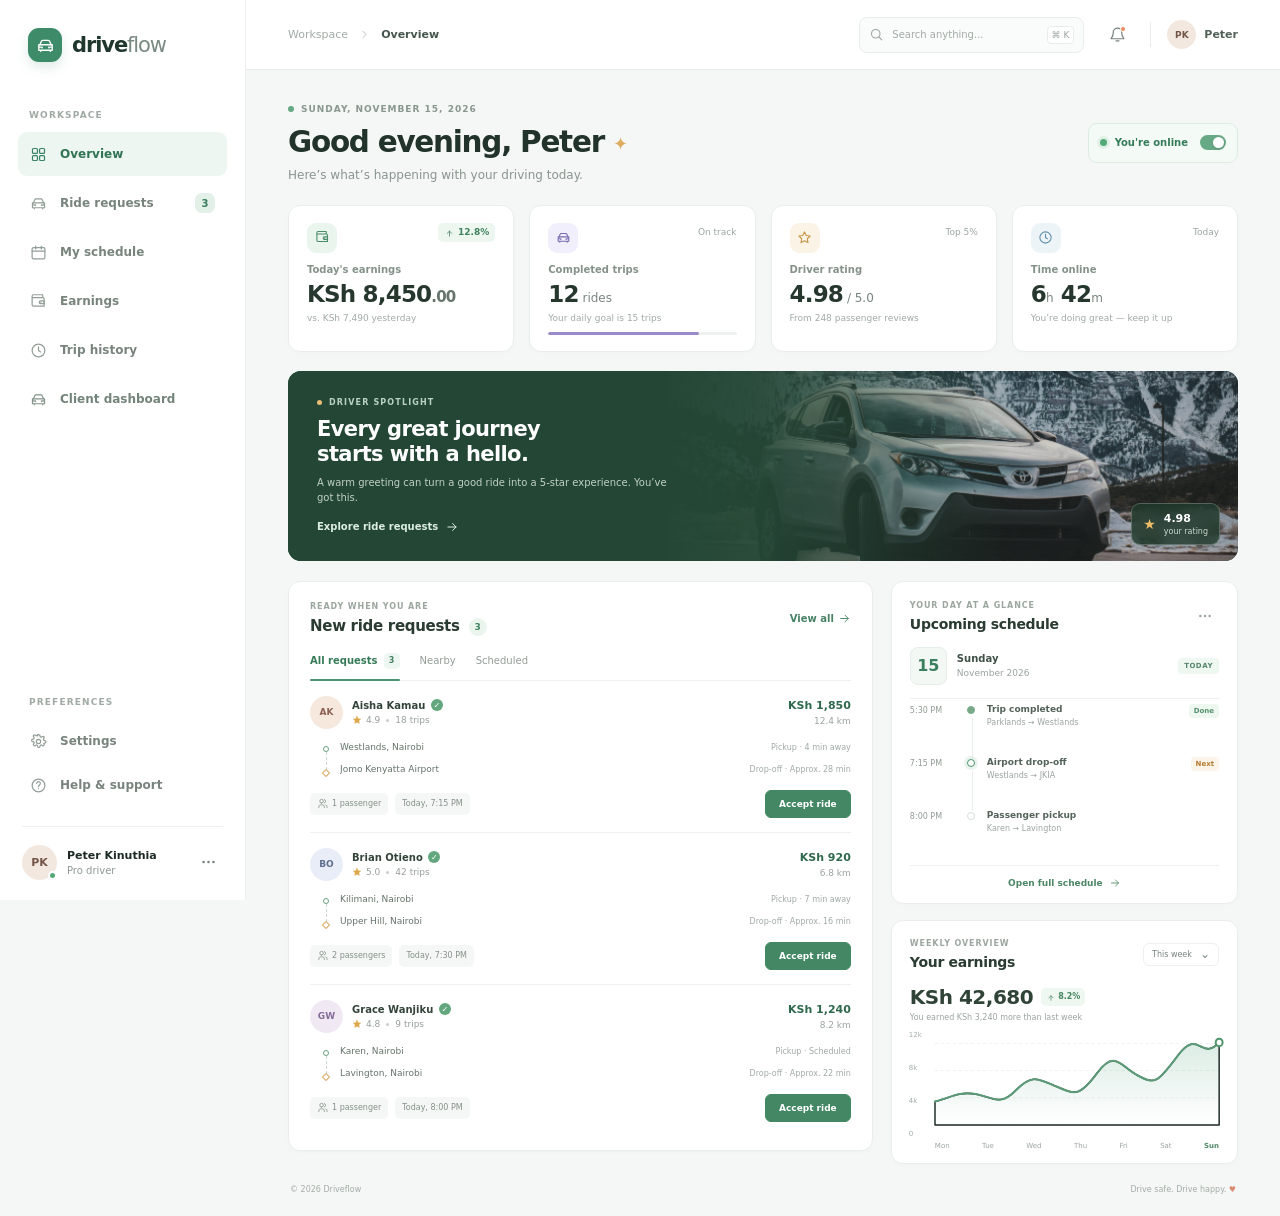
<file: index.html>
<!DOCTYPE html>
<html lang="en">
<head>
    <meta charset="UTF-8">
    <meta name="viewport" content="width=device-width, initial-scale=1.0">
    <meta name="theme-color" content="#f5f7f6">
    <meta name="description" content="Your driver dashboard for bookings, earnings, and today's schedule.">
    <title>Dashboard · Driveflow</title>
    <link rel="stylesheet" href="style.css">
</head>
<body>
    <svg class="icon-library" xmlns="http://www.w3.org/2000/svg" aria-hidden="true">
        <symbol id="i-grid" viewBox="0 0 24 24"><rect x="3.5" y="3.5" width="7" height="7" rx="1.5"/><rect x="13.5" y="3.5" width="7" height="7" rx="1.5"/><rect x="3.5" y="13.5" width="7" height="7" rx="1.5"/><rect x="13.5" y="13.5" width="7" height="7" rx="1.5"/></symbol>
        <symbol id="i-car" viewBox="0 0 24 24"><path d="m5 11 1.6-4.1A2 2 0 0 1 8.5 5.5h7a2 2 0 0 1 1.9 1.4L19 11"/><path d="M3.5 11h17v7h-17zM6 18v1.5m12-1.5v1.5M4 14h2m12 0h2"/><circle cx="7.5" cy="14.5" r=".5"/><circle cx="16.5" cy="14.5" r=".5"/></symbol>
        <symbol id="i-wallet" viewBox="0 0 24 24"><path d="M4 6.5h14a2 2 0 0 1 2 2v10H5a2 2 0 0 1-2-2v-12a2 2 0 0 1 2-2h13v4"/><path d="M20 11h-5a2 2 0 0 0 0 4h5z"/><path d="M15.5 13h.01"/></symbol>
        <symbol id="i-clock" viewBox="0 0 24 24"><circle cx="12" cy="12" r="9"/><path d="M12 7v5l3 2"/></symbol>
        <symbol id="i-star" viewBox="0 0 24 24"><path d="m12 3 2.8 5.7 6.2.9-4.5 4.4 1.1 6.2-5.6-3-5.6 3 1.1-6.2L3 9.6l6.2-.9z"/></symbol>
        <symbol id="i-bell" viewBox="0 0 24 24"><path d="M18 9a6 6 0 0 0-12 0c0 7-3 7-3 9h18c0-2-3-2-3-9m-8 12h4"/></symbol>
        <symbol id="i-search" viewBox="0 0 24 24"><circle cx="10.8" cy="10.8" r="6.8"/><path d="m16 16 4.5 4.5"/></symbol>
        <symbol id="i-arrow-up" viewBox="0 0 24 24"><path d="m7 14 5-5 5 5M12 9v11"/></symbol>
        <symbol id="i-arrow-right" viewBox="0 0 24 24"><path d="M5 12h14m-6-6 6 6-6 6"/></symbol>
        <symbol id="i-pin" viewBox="0 0 24 24"><path d="M20 10c0 5-8 11-8 11S4 15 4 10a8 8 0 1 1 16 0Z"/><circle cx="12" cy="10" r="2.5"/></symbol>
        <symbol id="i-users" viewBox="0 0 24 24"><path d="M16 21v-2a4 4 0 0 0-4-4H8a4 4 0 0 0-4 4v2m6-10a4 4 0 1 0 0-8 4 4 0 0 0 0 8Zm6-7.8a4 4 0 0 1 0 7.6m6 10v-2a4 4 0 0 0-3-3.9"/></symbol>
        <symbol id="i-more" viewBox="0 0 24 24"><circle cx="5" cy="12" r="1"/><circle cx="12" cy="12" r="1"/><circle cx="19" cy="12" r="1"/></symbol>
        <symbol id="i-calendar" viewBox="0 0 24 24"><rect x="3" y="5" width="18" height="16" rx="2"/><path d="M16 3v4M8 3v4M3 10h18"/></symbol>
        <symbol id="i-help" viewBox="0 0 24 24"><circle cx="12" cy="12" r="9"/><path d="M9.6 9a2.5 2.5 0 1 1 4.3 1.7c-1.1 1.1-1.9 1.4-1.9 3m0 3h.01"/></symbol>
        <symbol id="i-settings" viewBox="0 0 24 24"><circle cx="12" cy="12" r="3"/><path d="m19.4 15 .1.1a1.7 1.7 0 1 1-2.4 2.4l-.1-.1a1.7 1.7 0 0 0-2.9 1.2v.2a1.7 1.7 0 1 1-3.4 0v-.2a1.7 1.7 0 0 0-2.9-1.2l-.1.1a1.7 1.7 0 1 1-2.4-2.4l.1-.1a1.7 1.7 0 0 0-1.2-2.9H4a1.7 1.7 0 1 1 0-3.4h.2a1.7 1.7 0 0 0 1.2-2.9l-.1-.1a1.7 1.7 0 1 1 2.4-2.4l.1.1a1.7 1.7 0 0 0 2.9-1.2V4a1.7 1.7 0 1 1 3.4 0v.2a1.7 1.7 0 0 0 2.9 1.2l.1-.1a1.7 1.7 0 1 1 2.4 2.4l-.1.1a1.7 1.7 0 0 0 1.2 2.9h.2a1.7 1.7 0 1 1 0 3.4h-.2a1.7 1.7 0 0 0-1.2.9Z"/></symbol>
        <symbol id="i-chevron" viewBox="0 0 24 24"><path d="m9 18 6-6-6-6"/></symbol>
    </svg>

    <div class="app-shell">
        <aside class="sidebar" aria-label="Main navigation">
            <a class="brand" href="#" aria-label="Driveflow home">
                <span class="brand-mark"><svg><use href="#i-car"/></svg></span>
                <span>drive<span class="brand-light">flow</span></span>
            </a>

            <div class="nav-label">WORKSPACE</div>
            <nav class="primary-nav">
                <a class="nav-item active" href="#overview" aria-current="page"><svg><use href="#i-grid"/></svg><span>Overview</span></a>
                <a class="nav-item" href="#requests"><svg><use href="#i-car"/></svg><span>Ride requests</span><span class="nav-count">3</span></a>
                <a class="nav-item" href="#schedule"><svg><use href="#i-calendar"/></svg><span>My schedule</span></a>
                <a class="nav-item" href="#earnings"><svg><use href="#i-wallet"/></svg><span>Earnings</span></a>
                <a class="nav-item" href="#activity"><svg><use href="#i-clock"/></svg><span>Trip history</span></a>
                <a class="nav-item role-switch" href="client-dashboard.html"><svg><use href="#i-car"/></svg><span>Client dashboard</span></a>
            </nav>

            <div class="sidebar-bottom">
                <div class="nav-label">PREFERENCES</div>
                <a class="nav-item" href="#settings"><svg><use href="#i-settings"/></svg><span>Settings</span></a>
                <a class="nav-item" href="#help"><svg><use href="#i-help"/></svg><span>Help & support</span></a>
                <div class="sidebar-divider"></div>
                <div class="profile-mini">
                    <div class="avatar">PK<span class="avatar-online"></span></div>
                    <div class="profile-copy"><strong>Peter Kinuthia</strong><span>Pro driver</span></div>
                    <button class="icon-button profile-more" aria-label="Profile options"><svg><use href="#i-more"/></svg></button>
                </div>
            </div>
        </aside>

        <main class="main-content" id="overview">
            <header class="topbar">
                <div class="breadcrumb"><span>Workspace</span><svg><use href="#i-chevron"/></svg><strong>Overview</strong></div>
                <div class="topbar-actions">
                    <label class="search-box">
                        <svg><use href="#i-search"/></svg>
                        <input id="dashboard-search" type="search" placeholder="Search anything..." aria-label="Search ride requests">
                        <kbd>⌘ K</kbd>
                    </label>
                    <div class="notification-wrap">
                        <button class="icon-button notification-button" id="notification-button" aria-label="Notifications" aria-expanded="false">
                            <svg><use href="#i-bell"/></svg><span class="notification-dot"></span>
                        </button>
                        <div class="notification-popover" id="notification-popover" hidden>
                            <strong>You're all caught up</strong>
                            <span>New ride requests will appear here.</span>
                        </div>
                    </div>
                    <span class="topbar-divider"></span>
                    <div class="topbar-user"><div class="avatar avatar-small">PK</div><span>Peter</span></div>
                </div>
            </header>

            <div class="page-wrap">
                <section class="welcome-row">
                    <div>
                        <div class="eyebrow"><span class="eyebrow-dot"></span> SUNDAY, NOVEMBER 15, 2026</div>
                        <h1>Good evening, Peter <span class="wave">✦</span></h1>
                        <p class="welcome-subtitle">Here’s what’s happening with your driving today.</p>
                    </div>
                    <button class="availability-button is-online" id="availability-button" aria-pressed="true">
                        <span class="availability-dot"></span><span class="availability-label">You're online</span><span class="toggle-track"><span></span></span>
                    </button>
                </section>

                <section class="stats-grid" aria-label="Today's performance">
                    <article class="stat-card">
                        <div class="stat-top"><span class="stat-icon mint"><svg><use href="#i-wallet"/></svg></span><span class="stat-trend"><svg><use href="#i-arrow-up"/></svg> 12.8%</span></div>
                        <div class="stat-label">Today's earnings</div>
                        <div class="stat-value">KSh 8,450<span class="stat-period">.00</span></div>
                        <div class="stat-foot">vs. KSh 7,490 yesterday</div>
                    </article>
                    <article class="stat-card">
                        <div class="stat-top"><span class="stat-icon lavender"><svg><use href="#i-car"/></svg></span><span class="stat-note">On track</span></div>
                        <div class="stat-label">Completed trips</div>
                        <div class="stat-value">12<span class="stat-unit"> rides</span></div>
                        <div class="stat-foot">Your daily goal is 15 trips</div>
                        <div class="goal-track"><span></span></div>
                    </article>
                    <article class="stat-card">
                        <div class="stat-top"><span class="stat-icon amber"><svg><use href="#i-star"/></svg></span><span class="stat-note">Top 5%</span></div>
                        <div class="stat-label">Driver rating</div>
                        <div class="stat-value">4.98<span class="stat-unit"> / 5.0</span></div>
                        <div class="stat-foot">From 248 passenger reviews</div>
                    </article>
                    <article class="stat-card">
                        <div class="stat-top"><span class="stat-icon blue"><svg><use href="#i-clock"/></svg></span><span class="stat-note">Today</span></div>
                        <div class="stat-label">Time online</div>
                        <div class="stat-value">6<span class="stat-unit">h</span> 42<span class="stat-unit">m</span></div>
                        <div class="stat-foot">You’re doing great — keep it up</div>
                    </article>
                </section>

                <section class="promo-card" aria-label="Driver tip">
                    <div class="promo-content">
                        <div class="promo-kicker"><span></span> DRIVER SPOTLIGHT</div>
                        <h2>Every great journey<br>starts with a hello.</h2>
                        <p>A warm greeting can turn a good ride into a 5-star experience. You’ve got this.</p>
                        <a class="promo-link" href="#requests">Explore ride requests <svg><use href="#i-arrow-right"/></svg></a>
                    </div>
                    <div class="promo-image" role="img" aria-label="A car ready for the road"></div>
                    <div class="promo-badge"><span class="badge-star">★</span><span><strong>4.98</strong><small>your rating</small></span></div>
                </section>

                <div class="content-grid">
                    <section class="panel requests-panel" id="requests">
                        <div class="panel-heading">
                            <div><div class="section-kicker">READY WHEN YOU ARE</div><h2>New ride requests <span class="request-count">3</span></h2></div>
                            <button class="text-button" id="refresh-requests">View all <svg><use href="#i-arrow-right"/></svg></button>
                        </div>
                        <div class="request-tabs" role="tablist" aria-label="Filter ride requests">
                            <button class="request-tab active" role="tab" aria-selected="true" data-filter="all">All requests <span>3</span></button>
                            <button class="request-tab" role="tab" aria-selected="false" data-filter="nearby">Nearby</button>
                            <button class="request-tab" role="tab" aria-selected="false" data-filter="scheduled">Scheduled</button>
                        </div>

                        <div class="request-list">
                            <article class="request-card" data-type="nearby" data-search="aisha kamau westlands jkia airport">
                                <div class="request-main">
                                    <div class="rider-avatar rider-one">AK</div>
                                    <div class="rider-info"><strong>Aisha Kamau <span class="verified">✓</span></strong><span><svg><use href="#i-star"/></svg> 4.9 <i></i> 18 trips</span></div>
                                    <div class="request-price"><strong>KSh 1,850</strong><span>12.4 km</span></div>
                                </div>
                                <div class="route-row">
                                    <div class="route-stops"><span class="route-origin"></span><span class="route-line"></span><span class="route-destination"></span></div>
                                    <div class="route-copy"><div><span>Westlands, Nairobi</span><small>Pickup · 4 min away</small></div><div><span>Jomo Kenyatta Airport</span><small>Drop-off · Approx. 28 min</small></div></div>
                                </div>
                                <div class="request-footer"><span class="ride-tag"><svg><use href="#i-users"/></svg> 1 passenger</span><span class="ride-tag">Today, 7:15 PM</span><button class="accept-button">Accept ride</button></div>
                            </article>
                            <article class="request-card" data-type="nearby" data-search="brian otieno kilimani upperhill">
                                <div class="request-main">
                                    <div class="rider-avatar rider-two">BO</div>
                                    <div class="rider-info"><strong>Brian Otieno <span class="verified">✓</span></strong><span><svg><use href="#i-star"/></svg> 5.0 <i></i> 42 trips</span></div>
                                    <div class="request-price"><strong>KSh 920</strong><span>6.8 km</span></div>
                                </div>
                                <div class="route-row">
                                    <div class="route-stops"><span class="route-origin"></span><span class="route-line"></span><span class="route-destination"></span></div>
                                    <div class="route-copy"><div><span>Kilimani, Nairobi</span><small>Pickup · 7 min away</small></div><div><span>Upper Hill, Nairobi</span><small>Drop-off · Approx. 16 min</small></div></div>
                                </div>
                                <div class="request-footer"><span class="ride-tag"><svg><use href="#i-users"/></svg> 2 passengers</span><span class="ride-tag">Today, 7:30 PM</span><button class="accept-button">Accept ride</button></div>
                            </article>
                            <article class="request-card" data-type="scheduled" data-search="grace wanjiku karen lavington">
                                <div class="request-main">
                                    <div class="rider-avatar rider-three">GW</div>
                                    <div class="rider-info"><strong>Grace Wanjiku <span class="verified">✓</span></strong><span><svg><use href="#i-star"/></svg> 4.8 <i></i> 9 trips</span></div>
                                    <div class="request-price"><strong>KSh 1,240</strong><span>8.2 km</span></div>
                                </div>
                                <div class="route-row">
                                    <div class="route-stops"><span class="route-origin"></span><span class="route-line"></span><span class="route-destination"></span></div>
                                    <div class="route-copy"><div><span>Karen, Nairobi</span><small>Pickup · Scheduled</small></div><div><span>Lavington, Nairobi</span><small>Drop-off · Approx. 22 min</small></div></div>
                                </div>
                                <div class="request-footer"><span class="ride-tag"><svg><use href="#i-users"/></svg> 1 passenger</span><span class="ride-tag">Today, 8:00 PM</span><button class="accept-button">Accept ride</button></div>
                            </article>
                            <div class="empty-state" id="empty-state" hidden>No requests match your search.</div>
                        </div>
                    </section>

                    <div class="right-column">
                        <section class="panel schedule-panel" id="schedule">
                            <div class="panel-heading schedule-heading">
                                <div><div class="section-kicker">YOUR DAY AT A GLANCE</div><h2>Upcoming schedule</h2></div>
                                <button class="icon-button subtle-button" aria-label="Schedule options"><svg><use href="#i-more"/></svg></button>
                            </div>
                            <div class="schedule-date"><span class="date-number">15</span><span><strong>Sunday</strong><small>November 2026</small></span><span class="schedule-today">TODAY</span></div>
                            <div class="timeline">
                                <div class="timeline-entry past"><span class="timeline-time">5:30 PM</span><span class="timeline-marker"></span><div class="timeline-detail"><strong>Trip completed</strong><span>Parklands → Westlands</span></div><span class="timeline-status">Done</span></div>
                                <div class="timeline-entry current"><span class="timeline-time">7:15 PM</span><span class="timeline-marker"></span><div class="timeline-detail"><strong>Airport drop-off</strong><span>Westlands → JKIA</span></div><span class="timeline-status">Next</span></div>
                                <div class="timeline-entry"><span class="timeline-time">8:00 PM</span><span class="timeline-marker"></span><div class="timeline-detail"><strong>Passenger pickup</strong><span>Karen → Lavington</span></div></div>
                            </div>
                            <a class="schedule-link" href="#schedule">Open full schedule <svg><use href="#i-arrow-right"/></svg></a>
                        </section>

                        <section class="earning-card" id="earnings">
                            <div class="earning-top"><div><div class="section-kicker">WEEKLY OVERVIEW</div><h2>Your earnings</h2></div><button class="period-button">This week <span>⌄</span></button></div>
                            <div class="earning-total">KSh 42,680 <span class="earning-change"><svg><use href="#i-arrow-up"/></svg> 8.2%</span></div>
                            <div class="earning-caption">You earned KSh 3,240 more than last week</div>
                            <div class="chart-wrap" role="img" aria-label="Weekly earnings chart, highest on Saturday">
                                <div class="chart-y-labels"><span>12k</span><span>8k</span><span>4k</span><span>0</span></div>
                                <svg class="earnings-chart" viewBox="0 0 330 112" preserveAspectRatio="none" aria-hidden="true">
                                    <defs><linearGradient id="chart-fill" x1="0" x2="0" y1="0" y2="1"><stop offset="0%" stop-color="#4c9f7a" stop-opacity=".2"/><stop offset="100%" stop-color="#4c9f7a" stop-opacity="0"/></linearGradient></defs>
                                    <path class="chart-gridline" d="M0 10H330M0 39H330M0 68H330M0 97H330"/>
                                    <path class="chart-area" d="M0 72 C18 68 27 61 47 64 S75 78 94 60 S120 48 141 56 S167 68 188 42 S215 34 235 44 S258 53 282 23 S309 30 330 9 V97 H0Z"/>
                                    <path class="chart-line" d="M0 72 C18 68 27 61 47 64 S75 78 94 60 S120 48 141 56 S167 68 188 42 S215 34 235 44 S258 53 282 23 S309 30 330 9"/>
                                    <circle class="chart-point" cx="330" cy="9" r="4"/>
                                </svg>
                            </div>
                            <div class="chart-days"><span>Mon</span><span>Tue</span><span>Wed</span><span>Thu</span><span>Fri</span><span>Sat</span><span>Sun</span></div>
                        </section>
                    </div>
                </div>

                <footer class="page-footer"><span>© 2026 Driveflow</span><span>Drive safe. Drive happy. <span class="footer-heart">♥</span></span></footer>
            </div>
        </main>
    </div>
    <div class="toast" id="toast" role="status" aria-live="polite"></div>
    <script>
        const requestCards = [...document.querySelectorAll(".request-card")];
        const emptyState = document.getElementById("empty-state");
        const searchInput = document.getElementById("dashboard-search");
        let activeFilter = "all";

        function filterRequests() {
            const query = searchInput.value.trim().toLowerCase();
            let visible = 0;
            requestCards.forEach((card) => {
                const matchesFilter = activeFilter === "all" || card.dataset.type === activeFilter;
                const matchesSearch = card.dataset.search.includes(query);
                card.hidden = !(matchesFilter && matchesSearch);
                if (!card.hidden) visible += 1;
            });
            emptyState.hidden = visible > 0;
        }

        document.querySelectorAll(".request-tab").forEach((tab) => {
            tab.addEventListener("click", () => {
                const currentTab = document.querySelector(".request-tab.active");
                currentTab.classList.remove("active");
                currentTab.setAttribute("aria-selected", "false");
                tab.classList.add("active");
                tab.setAttribute("aria-selected", "true");
                activeFilter = tab.dataset.filter;
                filterRequests();
            });
        });

        searchInput.addEventListener("input", filterRequests);
        document.querySelector(".search-box").addEventListener("click", (event) => {
            if (window.matchMedia("(max-width: 640px)").matches && event.target !== searchInput) {
                event.preventDefault();
                event.currentTarget.classList.add("mobile-open");
                searchInput.focus();
            }
        });
        searchInput.addEventListener("blur", () => {
            if (!searchInput.value) document.querySelector(".search-box").classList.remove("mobile-open");
        });

        let toastTimer;
        function showToast(message) {
            const toast = document.getElementById("toast");
            toast.textContent = message;
            toast.classList.add("show");
            window.clearTimeout(toastTimer);
            toastTimer = window.setTimeout(() => toast.classList.remove("show"), 2800);
        }

        document.querySelectorAll(".accept-button").forEach((button) => {
            button.addEventListener("click", () => {
                const card = button.closest(".request-card");
                const rider = card.querySelector(".rider-info strong").textContent.trim();
                button.textContent = "Ride accepted";
                button.disabled = true;
                button.classList.add("accepted");
                card.classList.add("is-accepted");
                showToast(`Ride with ${rider} accepted`);
            });
        });

        const availabilityButton = document.getElementById("availability-button");
        availabilityButton.addEventListener("click", () => {
            const isOnline = availabilityButton.classList.toggle("is-online");
            availabilityButton.setAttribute("aria-pressed", String(isOnline));
            availabilityButton.querySelector(".availability-label").textContent = isOnline ? "You're online" : "You're offline";
            showToast(isOnline ? "You’re now visible for ride requests" : "You’re no longer receiving requests");
        });

        const notificationButton = document.getElementById("notification-button");
        const notificationPopover = document.getElementById("notification-popover");
        notificationButton.addEventListener("click", () => {
            const isOpen = notificationPopover.hidden;
            notificationPopover.hidden = !isOpen;
            notificationButton.setAttribute("aria-expanded", String(isOpen));
        });
        document.addEventListener("click", (event) => {
            if (!event.target.closest(".notification-wrap")) {
                notificationPopover.hidden = true;
                notificationButton.setAttribute("aria-expanded", "false");
            }
        });

        document.getElementById("refresh-requests").addEventListener("click", () => {
            document.querySelector('[data-filter="all"]').click();
            searchInput.value = "";
            filterRequests();
            showToast("Showing all available ride requests");
        });

        document.addEventListener("keydown", (event) => {
            if ((event.metaKey || event.ctrlKey) && event.key.toLowerCase() === "k") {
                event.preventDefault();
                searchInput.focus();
            }
            if (event.key === "Escape") {
                notificationPopover.hidden = true;
                notificationButton.setAttribute("aria-expanded", "false");
                searchInput.blur();
            }
        });
    </script>
</body>
</html>
</file>
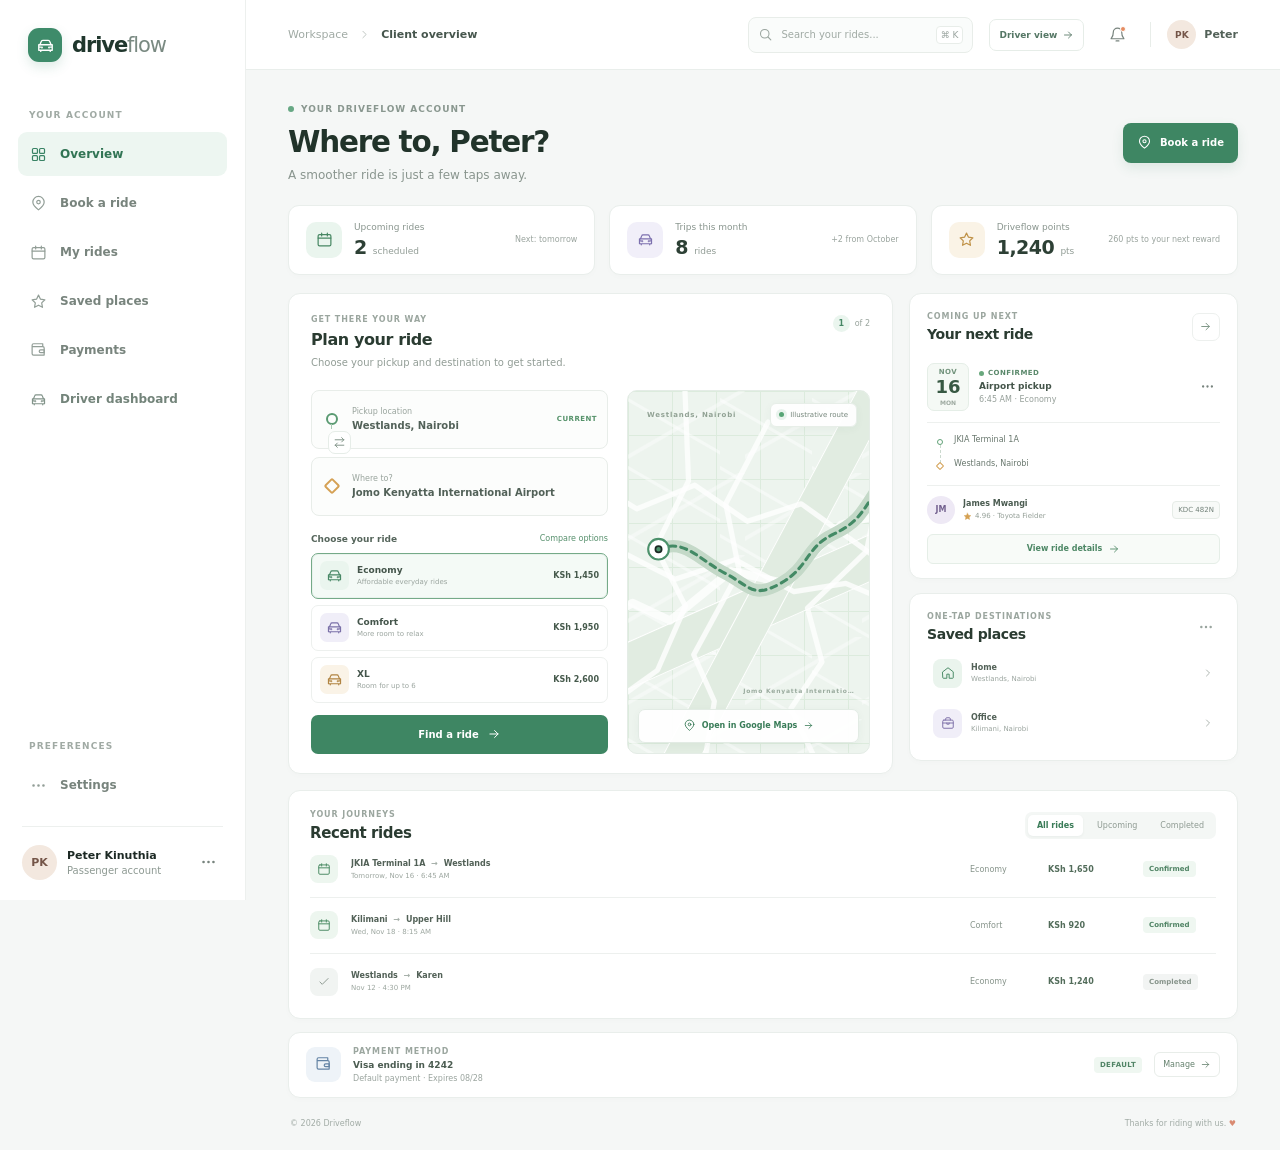
<file: client-dashboard.html>
<!DOCTYPE html>
<html lang="en">
<head>
    <meta charset="UTF-8">
    <meta name="viewport" content="width=device-width, initial-scale=1.0">
    <meta name="theme-color" content="#f5f7f6">
    <meta name="description" content="Book your next ride and manage your trips with Driveflow.">
    <title>Client dashboard · Driveflow</title>
    <link rel="stylesheet" href="style.css">
    <link rel="stylesheet" href="client.css">
</head>
<body>
    <svg class="icon-library" xmlns="http://www.w3.org/2000/svg" aria-hidden="true">
        <symbol id="i-grid" viewBox="0 0 24 24"><rect x="3.5" y="3.5" width="7" height="7" rx="1.5"/><rect x="13.5" y="3.5" width="7" height="7" rx="1.5"/><rect x="3.5" y="13.5" width="7" height="7" rx="1.5"/><rect x="13.5" y="13.5" width="7" height="7" rx="1.5"/></symbol>
        <symbol id="i-car" viewBox="0 0 24 24"><path d="m5 11 1.6-4.1A2 2 0 0 1 8.5 5.5h7a2 2 0 0 1 1.9 1.4L19 11"/><path d="M3.5 11h17v7h-17zM6 18v1.5m12-1.5v1.5M4 14h2m12 0h2"/><circle cx="7.5" cy="14.5" r=".5"/><circle cx="16.5" cy="14.5" r=".5"/></symbol>
        <symbol id="i-pin" viewBox="0 0 24 24"><path d="M20 10c0 5-8 11-8 11S4 15 4 10a8 8 0 1 1 16 0Z"/><circle cx="12" cy="10" r="2.5"/></symbol>
        <symbol id="i-calendar" viewBox="0 0 24 24"><rect x="3" y="5" width="18" height="16" rx="2"/><path d="M16 3v4M8 3v4M3 10h18"/></symbol>
        <symbol id="i-wallet" viewBox="0 0 24 24"><path d="M4 6.5h14a2 2 0 0 1 2 2v10H5a2 2 0 0 1-2-2v-12a2 2 0 0 1 2-2h13v4"/><path d="M20 11h-5a2 2 0 0 0 0 4h5z"/></symbol>
        <symbol id="i-star" viewBox="0 0 24 24"><path d="m12 3 2.8 5.7 6.2.9-4.5 4.4 1.1 6.2-5.6-3-5.6 3 1.1-6.2L3 9.6l6.2-.9z"/></symbol>
        <symbol id="i-clock" viewBox="0 0 24 24"><circle cx="12" cy="12" r="9"/><path d="M12 7v5l3 2"/></symbol>
        <symbol id="i-bell" viewBox="0 0 24 24"><path d="M18 9a6 6 0 0 0-12 0c0 7-3 7-3 9h18c0-2-3-2-3-9m-8 12h4"/></symbol>
        <symbol id="i-search" viewBox="0 0 24 24"><circle cx="10.8" cy="10.8" r="6.8"/><path d="m16 16 4.5 4.5"/></symbol>
        <symbol id="i-arrow-right" viewBox="0 0 24 24"><path d="M5 12h14m-6-6 6 6-6 6"/></symbol>
        <symbol id="i-swap" viewBox="0 0 24 24"><path d="M16 3l4 4-4 4m4-4H4m4 14-4-4 4-4m-4 4h16"/></symbol>
        <symbol id="i-home" viewBox="0 0 24 24"><path d="m3 10 9-7 9 7v10a1 1 0 0 1-1 1h-6v-7h-4v7H4a1 1 0 0 1-1-1z"/></symbol>
        <symbol id="i-briefcase" viewBox="0 0 24 24"><rect x="3" y="7" width="18" height="14" rx="2"/><path d="M8 7V5a2 2 0 0 1 2-2h4a2 2 0 0 1 2 2v2m-13 5h18m-11 0v2h4v-2"/></symbol>
        <symbol id="i-chevron" viewBox="0 0 24 24"><path d="m9 18 6-6-6-6"/></symbol>
        <symbol id="i-check" viewBox="0 0 24 24"><path d="m5 12 4 4L19 6"/></symbol>
        <symbol id="i-more" viewBox="0 0 24 24"><circle cx="5" cy="12" r="1"/><circle cx="12" cy="12" r="1"/><circle cx="19" cy="12" r="1"/></symbol>
    </svg>

    <div class="app-shell">
        <aside class="sidebar" aria-label="Client navigation">
            <a class="brand" href="client-dashboard.html" aria-label="Driveflow home">
                <span class="brand-mark"><svg><use href="#i-car"/></svg></span>
                <span>drive<span class="brand-light">flow</span></span>
            </a>
            <div class="nav-label">YOUR ACCOUNT</div>
            <nav class="primary-nav">
                <a class="nav-item active" href="#overview" aria-current="page"><svg><use href="#i-grid"/></svg><span>Overview</span></a>
                <a class="nav-item" href="#booking"><svg><use href="#i-pin"/></svg><span>Book a ride</span></a>
                <a class="nav-item" href="#my-rides"><svg><use href="#i-calendar"/></svg><span>My rides</span></a>
                <a class="nav-item" href="#saved-places"><svg><use href="#i-star"/></svg><span>Saved places</span></a>
                <a class="nav-item" href="#payments"><svg><use href="#i-wallet"/></svg><span>Payments</span></a>
                <a class="nav-item role-switch" href="index.html"><svg><use href="#i-car"/></svg><span>Driver dashboard</span></a>
            </nav>
            <div class="sidebar-bottom">
                <div class="nav-label">PREFERENCES</div>
                <a class="nav-item" href="#settings"><svg><use href="#i-more"/></svg><span>Settings</span></a>
                <div class="sidebar-divider"></div>
                <div class="profile-mini">
                    <div class="avatar">PK</div>
                    <div class="profile-copy"><strong>Peter Kinuthia</strong><span>Passenger account</span></div>
                    <button class="icon-button profile-more" aria-label="Profile options"><svg><use href="#i-more"/></svg></button>
                </div>
            </div>
        </aside>

        <main class="main-content" id="overview">
            <header class="topbar">
                <div class="breadcrumb"><span>Workspace</span><svg><use href="#i-chevron"/></svg><strong>Client overview</strong></div>
                <div class="topbar-actions">
                    <label class="search-box">
                        <svg><use href="#i-search"/></svg>
                        <input id="client-search" type="search" placeholder="Search your rides..." aria-label="Search rides">
                        <kbd>⌘ K</kbd>
                    </label>
                    <a class="role-switch-top" href="index.html" title="Switch to driver dashboard">Driver view <svg><use href="#i-arrow-right"/></svg></a>
                    <div class="notification-wrap">
                        <button class="icon-button notification-button" id="notification-button" aria-label="Notifications" aria-expanded="false">
                            <svg><use href="#i-bell"/></svg><span class="notification-dot"></span>
                        </button>
                        <div class="notification-popover" id="notification-popover" hidden>
                            <strong>You're all caught up</strong>
                            <span>Ride updates and receipts will appear here.</span>
                        </div>
                    </div>
                    <span class="topbar-divider"></span>
                    <div class="topbar-user"><div class="avatar avatar-small">PK</div><span>Peter</span></div>
                </div>
            </header>

            <div class="page-wrap" id="client-page">
                <section class="welcome-row">
                    <div>
                        <div class="eyebrow"><span class="eyebrow-dot"></span> YOUR DRIVEFLOW ACCOUNT</div>
                        <h1>Where to, Peter?</h1>
                        <p class="welcome-subtitle">A smoother ride is just a few taps away.</p>
                    </div>
                    <a class="primary-cta" href="#booking"><svg><use href="#i-pin"/></svg> Book a ride</a>
                </section>

                <section class="client-stats" aria-label="Your ride activity">
                    <article class="client-stat">
                        <span class="client-stat-icon green"><svg><use href="#i-calendar"/></svg></span>
                        <div><span class="client-stat-label">Upcoming rides</span><strong>2 <small>scheduled</small></strong></div>
                        <span class="client-stat-side">Next: tomorrow</span>
                    </article>
                    <article class="client-stat">
                        <span class="client-stat-icon lilac"><svg><use href="#i-car"/></svg></span>
                        <div><span class="client-stat-label">Trips this month</span><strong>8 <small>rides</small></strong></div>
                        <span class="client-stat-side">+2 from October</span>
                    </article>
                    <article class="client-stat">
                        <span class="client-stat-icon gold"><svg><use href="#i-star"/></svg></span>
                        <div><span class="client-stat-label">Driveflow points</span><strong>1,240 <small>pts</small></strong></div>
                        <span class="client-stat-side">260 pts to your next reward</span>
                    </article>
                </section>

                <div class="client-grid">
                    <section class="panel booking-panel" id="booking">
                        <div class="client-panel-heading">
                            <div><div class="section-kicker">GET THERE YOUR WAY</div><h2>Plan your ride</h2><p>Choose your pickup and destination to get started.</p></div>
                            <span class="booking-step"><span>1</span> of 2</span>
                        </div>
                        <div class="booking-layout">
                            <form class="booking-form" id="booking-form">
                                <div class="location-fields">
                                    <label class="location-field">
                                        <span class="field-marker pickup-marker"></span>
                                        <span class="field-content"><small>Pickup location</small><input id="pickup" name="pickup" value="Westlands, Nairobi" required autocomplete="street-address"></span>
                                        <span class="field-current">CURRENT</span>
                                    </label>
                                    <button class="swap-button" id="swap-locations" type="button" aria-label="Swap pickup and destination"><svg><use href="#i-swap"/></svg></button>
                                    <label class="location-field">
                                        <span class="field-marker drop-marker"></span>
                                        <span class="field-content"><small>Where to?</small><input id="destination" name="destination" value="Jomo Kenyatta International Airport" required autocomplete="street-address"></span>
                                    </label>
                                </div>
                                <div class="service-heading"><span>Choose your ride</span><a href="#ride-options">Compare options</a></div>
                                <div class="service-options" id="ride-options" role="group" aria-label="Ride type">
                                    <button class="service-option selected" type="button" aria-pressed="true" data-service="Economy" data-fare="KSh 1,450">
                                        <span class="service-car"><svg><use href="#i-car"/></svg></span><span class="service-name">Economy<small>Affordable everyday rides</small></span><strong>KSh 1,450</strong>
                                    </button>
                                    <button class="service-option" type="button" aria-pressed="false" data-service="Comfort" data-fare="KSh 1,950">
                                        <span class="service-car comfort"><svg><use href="#i-car"/></svg></span><span class="service-name">Comfort<small>More room to relax</small></span><strong>KSh 1,950</strong>
                                    </button>
                                    <button class="service-option" type="button" aria-pressed="false" data-service="XL" data-fare="KSh 2,600">
                                        <span class="service-car xl"><svg><use href="#i-car"/></svg></span><span class="service-name">XL<small>Room for up to 6</small></span><strong>KSh 2,600</strong>
                                    </button>
                                </div>
                                <button class="find-ride-button" type="submit">Find a ride <svg><use href="#i-arrow-right"/></svg></button>
                                <div class="fare-result" id="fare-result" role="status" aria-live="polite" hidden></div>
                            </form>

                            <div class="route-preview" aria-label="Illustrative route preview; open Google Maps for live directions">
                                <div class="map-label map-label-top" id="map-origin-label">WESTLANDS, NAIROBI</div>
                                <div class="map-label map-label-bottom" id="map-destination-label">JOMO KENYATTA INTERNATIONAL AIRPORT</div>
                                <svg class="route-map" viewBox="0 0 340 350" preserveAspectRatio="xMidYMid slice" aria-hidden="true">
                                    <path class="map-road road-main" d="M-20 246 58 205 94 222 153 174 205 186 260 129 366 102"/>
                                    <path class="map-road" d="m-4 74 66 40 56-23 51 35 52-17 75 54 54-7"/>
                                    <path class="map-road" d="m18 316 64-46 27-62-29-57 32-64-4-102"/>
                                    <path class="map-road" d="m126 368 11-68-20-45 44-81-13-65 41-79"/>
                                    <path class="map-road" d="m238 363-27-56 30-45-14-52 57-55 13-65 48-57"/>
                                    <path class="map-road" d="m-7 160 55-4 51 26 58-19 57 31 50-8 71 30"/>
                                    <path class="map-road road-highlight" d="M83 153 C108 142 122 163 147 176 S174 201 201 186 226 151 251 139 279 119 298 89"/>
                                    <path class="map-route" d="M83 153 C108 142 122 163 147 176 S174 201 201 186 226 151 251 139 279 119 298 89"/>
                                    <circle class="map-pin-start" cx="83" cy="153" r="10"/><circle class="map-pin-start-core" cx="83" cy="153" r="3"/>
                                    <circle class="map-pin-end" cx="298" cy="89" r="10"/><circle class="map-pin-end-core" cx="298" cy="89" r="3"/>
                                </svg>
                                <div class="map-chip"><span class="map-live-dot"></span> Illustrative route</div>
                                <a class="google-maps-link" id="google-maps-link" href="https://www.google.com/maps/dir/?api=1&amp;origin=Westlands%2C%20Nairobi&amp;destination=Jomo%20Kenyatta%20International%20Airport&amp;travelmode=driving" target="_blank" rel="noopener noreferrer">
                                    <svg><use href="#i-pin"/></svg> Open in Google Maps <svg class="external-arrow"><use href="#i-arrow-right"/></svg>
                                </a>
                            </div>
                        </div>
                    </section>

                    <aside class="client-side-column">
                        <section class="panel next-ride-panel" id="my-rides">
                            <div class="client-panel-heading compact-heading">
                                <div><div class="section-kicker">COMING UP NEXT</div><h2>Your next ride</h2></div>
                                <a class="heading-link" href="#all-rides" aria-label="View all rides"><svg><use href="#i-arrow-right"/></svg></a>
                            </div>
                            <div class="next-ride-card">
                                <div class="ride-date"><span class="ride-date-month">NOV</span><strong>16</strong><span>MON</span></div>
                                <div class="next-ride-info"><span class="ride-status"><i></i> CONFIRMED</span><strong>Airport pickup</strong><span>6:45 AM · Economy</span></div>
                                <button class="icon-button ride-more" aria-label="Ride options"><svg><use href="#i-more"/></svg></button>
                            </div>
                            <div class="mini-route">
                                <div class="mini-route-dots"><span></span><i></i><span></span></div>
                                <div><span>JKIA Terminal 1A</span><span>Westlands, Nairobi</span></div>
                            </div>
                            <div class="driver-preview">
                                <div class="driver-avatar">JM</div>
                                <div><strong>James Mwangi</strong><span><svg><use href="#i-star"/></svg> 4.96 · Toyota Fielder</span></div>
                                <span class="driver-plate">KDC 482N</span>
                            </div>
                            <button class="ride-details-button" id="ride-details">View ride details <svg><use href="#i-arrow-right"/></svg></button>
                        </section>

                        <section class="panel saved-panel" id="saved-places">
                            <div class="client-panel-heading compact-heading">
                                <div><div class="section-kicker">ONE-TAP DESTINATIONS</div><h2>Saved places</h2></div>
                                <button class="icon-button subtle-button" aria-label="More saved place options"><svg><use href="#i-more"/></svg></button>
                            </div>
                            <div class="saved-place-list">
                                <button class="saved-place" type="button" data-destination="Home, Westlands, Nairobi">
                                    <span class="saved-place-icon home"><svg><use href="#i-home"/></svg></span><span><strong>Home</strong><small>Westlands, Nairobi</small></span><svg class="saved-place-arrow"><use href="#i-chevron"/></svg>
                                </button>
                                <button class="saved-place" type="button" data-destination="Kilimani, Nairobi">
                                    <span class="saved-place-icon work"><svg><use href="#i-briefcase"/></svg></span><span><strong>Office</strong><small>Kilimani, Nairobi</small></span><svg class="saved-place-arrow"><use href="#i-chevron"/></svg>
                                </button>
                            </div>
                        </section>
                    </aside>
                </div>

                <section class="panel rides-panel" id="all-rides">
                    <div class="rides-heading">
                        <div><div class="section-kicker">YOUR JOURNEYS</div><h2>Recent rides</h2></div>
                        <div class="ride-tabs" role="tablist" aria-label="Filter rides">
                            <button class="ride-tab active" role="tab" aria-selected="true" data-filter="all">All rides</button>
                            <button class="ride-tab" role="tab" aria-selected="false" data-filter="upcoming">Upcoming</button>
                            <button class="ride-tab" role="tab" aria-selected="false" data-filter="completed">Completed</button>
                        </div>
                    </div>
                    <div class="ride-history-list">
                        <article class="history-ride" data-status="upcoming" data-search="jkia airport westlands tomorrow">
                            <span class="history-ride-icon upcoming-icon"><svg><use href="#i-calendar"/></svg></span>
                            <span class="history-route"><strong>JKIA Terminal 1A <i>→</i> Westlands</strong><small>Tomorrow, Nov 16 · 6:45 AM</small></span>
                            <span class="history-service">Economy</span><strong class="history-fare">KSh 1,650</strong><span class="history-status confirmed">Confirmed</span>
                        </article>
                        <article class="history-ride" data-status="upcoming" data-search="kilimani upperhill office">
                            <span class="history-ride-icon upcoming-icon"><svg><use href="#i-calendar"/></svg></span>
                            <span class="history-route"><strong>Kilimani <i>→</i> Upper Hill</strong><small>Wed, Nov 18 · 8:15 AM</small></span>
                            <span class="history-service">Comfort</span><strong class="history-fare">KSh 920</strong><span class="history-status confirmed">Confirmed</span>
                        </article>
                        <article class="history-ride" data-status="completed" data-search="westlands karen last week">
                            <span class="history-ride-icon completed-icon"><svg><use href="#i-check"/></svg></span>
                            <span class="history-route"><strong>Westlands <i>→</i> Karen</strong><small>Nov 12 · 4:30 PM</small></span>
                            <span class="history-service">Economy</span><strong class="history-fare">KSh 1,240</strong><span class="history-status completed-status">Completed</span>
                        </article>
                        <div class="rides-empty" id="rides-empty" hidden>No rides match your search.</div>
                    </div>
                </section>

                <section class="panel payment-panel" id="payments">
                    <div class="payment-method-icon"><svg><use href="#i-wallet"/></svg></div>
                    <div class="payment-method-copy"><div class="section-kicker">PAYMENT METHOD</div><strong>Visa ending in 4242</strong><span>Default payment · Expires 08/28</span></div>
                    <span class="payment-default">DEFAULT</span>
                    <button class="payment-manage" id="manage-payment" type="button">Manage <svg><use href="#i-arrow-right"/></svg></button>
                </section>

                <footer class="page-footer"><span>© 2026 Driveflow</span><span>Thanks for riding with us. <span class="footer-heart">♥</span></span></footer>
            </div>
        </main>
    </div>
    <div class="toast" id="toast" role="status" aria-live="polite"></div>
    <script>
        const rideCards = [...document.querySelectorAll(".history-ride")];
        const rideEmpty = document.getElementById("rides-empty");
        const rideSearch = document.getElementById("client-search");
        let rideFilter = "all";

        function filterRides() {
            const query = rideSearch.value.trim().toLowerCase();
            let visible = 0;
            rideCards.forEach((card) => {
                const matchesFilter = rideFilter === "all" || card.dataset.status === rideFilter;
                const matchesSearch = card.dataset.search.includes(query);
                card.hidden = !(matchesFilter && matchesSearch);
                if (!card.hidden) visible += 1;
            });
            rideEmpty.hidden = visible > 0;
        }

        document.querySelectorAll(".ride-tab").forEach((tab) => {
            tab.addEventListener("click", () => {
                const activeTab = document.querySelector(".ride-tab.active");
                activeTab.classList.remove("active");
                activeTab.setAttribute("aria-selected", "false");
                tab.classList.add("active");
                tab.setAttribute("aria-selected", "true");
                rideFilter = tab.dataset.filter;
                filterRides();
            });
        });
        rideSearch.addEventListener("input", filterRides);

        document.querySelectorAll(".service-option").forEach((option) => {
            option.addEventListener("click", () => {
                document.querySelector(".service-option.selected").classList.remove("selected");
                document.querySelector(".service-option[aria-pressed='true']").setAttribute("aria-pressed", "false");
                option.classList.add("selected");
                option.setAttribute("aria-pressed", "true");
            });
        });

        document.getElementById("swap-locations").addEventListener("click", () => {
            const pickup = document.getElementById("pickup");
            const destination = document.getElementById("destination");
            [pickup.value, destination.value] = [destination.value, pickup.value];
            updateGoogleMapsLink();
        });

        const pickupInput = document.getElementById("pickup");
        const destinationInput = document.getElementById("destination");
        const googleMapsLink = document.getElementById("google-maps-link");
        const mapOriginLabel = document.getElementById("map-origin-label");
        const mapDestinationLabel = document.getElementById("map-destination-label");

        function updateGoogleMapsLink() {
            const origin = pickupInput.value.trim();
            const destination = destinationInput.value.trim();
            const directions = new URLSearchParams({
                api: "1",
                origin,
                destination,
                travelmode: "driving"
            });
            googleMapsLink.href = `https://www.google.com/maps/dir/?${directions.toString()}`;
            mapOriginLabel.textContent = origin || "PICKUP LOCATION";
            mapDestinationLabel.textContent = destination || "DESTINATION";
            mapOriginLabel.title = origin;
            mapDestinationLabel.title = destination;
        }

        pickupInput.addEventListener("input", updateGoogleMapsLink);
        destinationInput.addEventListener("input", updateGoogleMapsLink);
        updateGoogleMapsLink();

        const toast = document.getElementById("toast");
        let toastTimer;
        function showToast(message) {
            toast.textContent = message;
            toast.classList.add("show");
            window.clearTimeout(toastTimer);
            toastTimer = window.setTimeout(() => toast.classList.remove("show"), 2800);
        }

        document.getElementById("booking-form").addEventListener("submit", (event) => {
            event.preventDefault();
            if (!event.currentTarget.reportValidity()) return;
            const selectedService = document.querySelector(".service-option.selected");
            const origin = document.getElementById("pickup").value.trim();
            const destination = document.getElementById("destination").value.trim();
            const result = document.getElementById("fare-result");
            const check = document.createElement("span");
            const details = document.createElement("span");
            const estimate = document.createElement("strong");
            const route = document.createElement("small");
            check.className = "fare-result-check";
            check.textContent = "✓";
            details.append(estimate, route);
            estimate.textContent = `${selectedService.dataset.service} estimate: ${selectedService.dataset.fare}`;
            route.textContent = `${origin} to ${destination} · Demo estimate, not a confirmed booking`;
            result.replaceChildren(check, details);
            result.hidden = false;
        });

        document.querySelectorAll(".saved-place").forEach((place) => {
            place.addEventListener("click", () => {
                document.getElementById("destination").value = place.dataset.destination;
                updateGoogleMapsLink();
                document.getElementById("booking").scrollIntoView({behavior: "smooth", block: "center"});
                document.getElementById("destination").focus({preventScroll: true});
            });
        });

        document.getElementById("ride-details").addEventListener("click", () => showToast("Ride details are ready to connect to your booking service."));
        document.getElementById("manage-payment").addEventListener("click", () => showToast("Payment settings are ready to connect to your account."));

        document.querySelector(".search-box").addEventListener("click", (event) => {
            if (window.matchMedia("(max-width: 640px)").matches && event.target !== rideSearch) {
                event.preventDefault();
                event.currentTarget.classList.add("mobile-open");
                rideSearch.focus();
            }
        });
        rideSearch.addEventListener("blur", () => {
            if (!rideSearch.value) document.querySelector(".search-box").classList.remove("mobile-open");
        });

        const notificationButton = document.getElementById("notification-button");
        const notificationPopover = document.getElementById("notification-popover");
        notificationButton.addEventListener("click", () => {
            const isOpen = notificationPopover.hidden;
            notificationPopover.hidden = !isOpen;
            notificationButton.setAttribute("aria-expanded", String(isOpen));
        });
        document.addEventListener("click", (event) => {
            if (!event.target.closest(".notification-wrap")) {
                notificationPopover.hidden = true;
                notificationButton.setAttribute("aria-expanded", "false");
            }
        });
        document.addEventListener("keydown", (event) => {
            if ((event.metaKey || event.ctrlKey) && event.key.toLowerCase() === "k") {
                event.preventDefault();
                rideSearch.focus();
            }
            if (event.key === "Escape") {
                notificationPopover.hidden = true;
                notificationButton.setAttribute("aria-expanded", "false");
                rideSearch.blur();
            }
        });
    </script>
</body>
</html>
</file>
<file: style.css>
:root {
    color-scheme: light;
    --ink: #1c2924;
    --muted: #84908a;
    --line: #e9eeeb;
    --canvas: #f5f7f6;
    --green: #398365;
    --green-dark: #28684e;
    --green-pale: #eaf5ef;
    --white: #fff;
    font-family: Inter, ui-sans-serif, system-ui, -apple-system, BlinkMacSystemFont, "Segoe UI", sans-serif;
}

* { box-sizing: border-box; }
html { scroll-behavior: smooth; }
body { margin: 0; color: var(--ink); background: var(--canvas); font-size: 13px; -webkit-font-smoothing: antialiased; }
button, input { font: inherit; }
button { color: inherit; }
a { color: inherit; text-decoration: none; }
svg { width: 18px; height: 18px; fill: none; stroke: currentColor; stroke-width: 1.7; stroke-linecap: round; stroke-linejoin: round; }
.icon-library { position: absolute; width: 0; height: 0; overflow: hidden; }

.app-shell { min-height: 100vh; }
.sidebar { position: fixed; inset: 0 auto 0 0; z-index: 5; display: flex; flex-direction: column; width: 246px; padding: 28px 18px 19px; background: #fff; border-right: 1px solid #edf0ee; }
.brand { display: flex; align-items: center; gap: 10px; padding: 0 10px; margin-bottom: 48px; color: #20372d; font-size: 21px; font-weight: 750; letter-spacing: -1.1px; }
.brand-light { color: #7a8a82; font-weight: 500; }
.brand-mark { display: grid; width: 34px; height: 34px; place-items: center; border-radius: 11px; color: white; background: #3e8b6a; box-shadow: 0 5px 12px #3e8b6a2b; }
.brand-mark svg { width: 19px; height: 19px; }
.nav-label { padding: 0 11px; margin: 0 0 12px; color: #a0aaa4; font-size: 9px; font-weight: 750; letter-spacing: 1.15px; }
.primary-nav { display: grid; gap: 5px; }
.nav-item { position: relative; display: flex; align-items: center; gap: 13px; min-height: 44px; padding: 0 12px; border-radius: 9px; color: #78847d; font-size: 12px; font-weight: 550; transition: background .18s ease, color .18s ease; }
.nav-item svg { width: 17px; height: 17px; color: #929e97; }
.nav-item:hover { color: #315d49; background: #f6f9f7; }
.nav-item.active { color: #317454; background: #edf6f1; font-weight: 650; }
.nav-item.active svg { color: #398365; }
.role-switch { color: #73847a; }
.role-switch svg { color: #82948a; }
.role-switch:hover { color: #347654; background: #f2f8f4; }
.nav-count { display: grid; min-width: 20px; height: 20px; place-items: center; margin-left: auto; border-radius: 7px; color: #397c5d; background: #e2f0e8; font-size: 10px; }
.sidebar-bottom { margin-top: auto; }
.sidebar-bottom > .nav-label { margin-top: 20px; }
.sidebar-divider { height: 1px; margin: 19px 4px 16px; background: #edf0ee; }
.profile-mini { display: flex; align-items: center; gap: 10px; padding: 0 4px; }
.avatar { position: relative; display: grid; width: 35px; height: 35px; flex: 0 0 auto; place-items: center; border-radius: 50%; color: #745548; background: #f3e8df; font-size: 11px; font-weight: 700; }
.avatar-online { position: absolute; right: 0; bottom: 0; width: 9px; height: 9px; border: 2px solid white; border-radius: 50%; background: #53aa78; }
.profile-copy { display: grid; gap: 3px; min-width: 0; }
.profile-copy strong { font-size: 11px; font-weight: 650; }
.profile-copy span { color: #8d9992; font-size: 10px; }
.icon-button { display: grid; width: 38px; height: 38px; place-items: center; padding: 0; border: 0; border-radius: 10px; color: #77837d; background: transparent; cursor: pointer; transition: background .18s ease, color .18s ease; }
.icon-button:hover { color: #367957; background: #eff5f1; }
.profile-more { width: 29px; margin-left: auto; }
.profile-more svg { width: 17px; }

.main-content { min-height: 100vh; margin-left: 246px; }
.topbar { position: sticky; top: 0; z-index: 4; display: flex; height: 70px; align-items: center; justify-content: space-between; padding: 0 42px; border-bottom: 1px solid #e9eeeb; background: #ffffffed; backdrop-filter: blur(14px); }
.breadcrumb { display: flex; align-items: center; gap: 10px; color: #a0aaa4; font-size: 11px; }
.breadcrumb svg { width: 13px; height: 13px; color: #bcc4bf; }
.breadcrumb strong { color: #46564d; font-weight: 600; }
.topbar-actions { display: flex; align-items: center; gap: 16px; }
.search-box { display: flex; width: 225px; height: 36px; align-items: center; gap: 8px; padding: 0 9px; border: 1px solid #e8ede9; border-radius: 8px; background: #fafcfb; }
.search-box > svg { width: 15px; height: 15px; color: #9aa59f; flex: 0 0 auto; }
.search-box input { width: 100%; min-width: 0; padding: 0; border: 0; outline: 0; color: #45554c; background: transparent; font-size: 10px; }
.search-box input::placeholder { color: #a0aaa4; }
.search-box kbd { flex: 0 0 auto; padding: 3px 4px; border: 1px solid #e8ede9; border-radius: 4px; color: #9aa49f; background: white; font-family: inherit; font-size: 9px; }
.notification-wrap { position: relative; }
.notification-button { position: relative; width: 34px; height: 34px; }
.notification-button svg { width: 17px; height: 17px; }
.notification-dot { position: absolute; top: 8px; right: 8px; width: 6px; height: 6px; border: 1px solid white; border-radius: 50%; background: #e58b60; }
.notification-popover { position: absolute; top: 44px; right: -10px; z-index: 8; display: grid; width: 230px; gap: 7px; padding: 16px; border: 1px solid var(--line); border-radius: 12px; background: white; box-shadow: 0 12px 35px #20372d18; }
.notification-popover[hidden] { display: none; }
.notification-popover strong { font-size: 12px; }
.notification-popover span { color: var(--muted); font-size: 11px; line-height: 1.5; }
.topbar-divider { width: 1px; height: 25px; background: #e8ede9; }
.topbar-user { display: flex; align-items: center; gap: 8px; color: #526158; font-size: 11px; font-weight: 600; }
.avatar-small { width: 29px; height: 29px; font-size: 9px; }

.page-wrap { width: min(100%, 1490px); padding: 34px 42px 22px; margin: 0 auto; }
.welcome-row { display: flex; align-items: center; justify-content: space-between; gap: 20px; margin-bottom: 23px; }
.eyebrow { display: flex; align-items: center; gap: 7px; margin-bottom: 10px; color: #89978f; font-size: 9px; font-weight: 700; letter-spacing: 1px; }
.eyebrow-dot { width: 6px; height: 6px; border-radius: 50%; background: #67a884; }
h1, h2, p { margin: 0; }
h1 { color: #21332a; font-size: clamp(24px, 2.3vw, 30px); font-weight: 650; letter-spacing: -1.25px; line-height: 1.25; }
.wave { display: inline-block; color: #dfab5f; font-size: 18px; transform: translateY(-2px); }
.welcome-subtitle { margin-top: 7px; color: #89958e; font-size: 12px; }
.availability-button { display: flex; height: 40px; align-items: center; gap: 8px; padding: 0 11px; border: 1px solid #e4eae6; border-radius: 9px; color: #66746b; background: white; font-size: 10px; font-weight: 600; cursor: pointer; }
.availability-dot { width: 7px; height: 7px; border-radius: 50%; background: #b0bbb4; }
.availability-button.is-online { color: #347b58; border-color: #dcece1; background: #f4faf6; }
.availability-button.is-online .availability-dot { background: #52a876; box-shadow: 0 0 0 3px #52a87620; }
.toggle-track { display: flex; width: 26px; height: 15px; align-items: center; padding: 2px; margin-left: 4px; border-radius: 10px; background: #d8dfda; transition: background .2s ease; }
.toggle-track span { width: 11px; height: 11px; border-radius: 50%; background: white; box-shadow: 0 1px 3px #0002; transition: transform .2s ease; }
.is-online .toggle-track { background: #68a985; }
.is-online .toggle-track span { transform: translateX(11px); }

.stats-grid { display: grid; grid-template-columns: repeat(4, minmax(0, 1fr)); gap: 15px; margin-bottom: 19px; }
.stat-card { min-width: 0; padding: 17px 18px 16px; border: 1px solid #e9eeeb; border-radius: 12px; background: white; box-shadow: 0 2px 6px #19372804; }
.stat-top { display: flex; height: 30px; align-items: flex-start; justify-content: space-between; margin-bottom: 11px; }
.stat-icon { display: grid; width: 30px; height: 30px; place-items: center; border-radius: 9px; }
.stat-icon svg { width: 15px; height: 15px; }
.stat-icon.mint { color: #488c68; background: #eaf5ee; }
.stat-icon.lavender { color: #786bb0; background: #f1effb; }
.stat-icon.amber { color: #c49342; background: #fbf3e5; }
.stat-icon.blue { color: #5f8ca8; background: #edf4f8; }
.stat-trend { display: flex; align-items: center; gap: 3px; padding: 4px 6px; border-radius: 5px; color: #41835e; background: #edf7f0; font-size: 9px; font-weight: 650; }
.stat-trend svg { width: 11px; height: 11px; }
.stat-note { padding-top: 4px; color: #9aa59f; font-size: 9px; }
.stat-label { margin-bottom: 6px; color: #85928a; font-size: 10px; font-weight: 550; }
.stat-value { color: #26382e; font-size: 23px; font-weight: 680; letter-spacing: -.8px; white-space: nowrap; }
.stat-period { color: #67756d; font-size: 15px; }
.stat-unit { color: #78857e; font-size: 12px; font-weight: 500; letter-spacing: 0; }
.stat-foot { margin-top: 6px; color: #a0aaa4; font-size: 9px; }
.goal-track { height: 3px; overflow: hidden; margin-top: 9px; border-radius: 3px; background: #eef1ef; }
.goal-track span { display: block; width: 80%; height: 100%; border-radius: inherit; background: #9b8bca; }

.promo-card { position: relative; display: flex; min-height: 190px; overflow: hidden; align-items: center; margin-bottom: 20px; border-radius: 13px; background: #244735; }
.promo-card::before { position: absolute; inset: 0; z-index: 1; background: linear-gradient(90deg, #244735 0%, #244735 39%, #244735ed 50%, #24473520 76%, #17271d38 100%); content: ""; }
.promo-image { position: absolute; inset: 0 0 0 40%; background-image: url("pexels-prime-cinematics-1005175-2036544.jpg"); background-position: center 54%; background-size: cover; }
.promo-content { position: relative; z-index: 2; width: 57%; padding: 23px 29px; color: white; }
.promo-kicker { display: flex; align-items: center; gap: 7px; margin-bottom: 10px; color: #bad1c3; font-size: 8px; font-weight: 700; letter-spacing: 1.15px; }
.promo-kicker span { width: 5px; height: 5px; border-radius: 50%; background: #e7bd77; }
.promo-content h2 { font-size: 21px; font-weight: 580; letter-spacing: -.6px; line-height: 1.2; }
.promo-content p { max-width: 350px; margin-top: 8px; color: #c2d0c7; font-size: 10px; line-height: 1.55; }
.promo-link { display: inline-flex; align-items: center; gap: 7px; margin-top: 14px; color: #dcece2; font-size: 10px; font-weight: 650; }
.promo-link svg { width: 14px; height: 14px; }
.promo-link:hover { color: #fff; }
.promo-badge { position: absolute; right: 18px; bottom: 16px; z-index: 2; display: flex; align-items: center; gap: 8px; padding: 8px 11px; border: 1px solid #ffffff3b; border-radius: 9px; color: white; background: #193526bd; backdrop-filter: blur(8px); }
.badge-star { color: #edbe67; font-size: 14px; }
.promo-badge span:last-child { display: grid; gap: 2px; }
.promo-badge strong { font-size: 11px; }
.promo-badge small { color: #ccd9d0; font-size: 8px; }

.content-grid { display: grid; grid-template-columns: minmax(0, 1.55fr) minmax(290px, .92fr); align-items: start; gap: 18px; }
.panel { min-width: 0; border: 1px solid #e9eeeb; border-radius: 12px; background: white; box-shadow: 0 2px 6px #19372804; }
.requests-panel { padding: 20px 21px 14px; }
.panel-heading { display: flex; align-items: center; justify-content: space-between; gap: 10px; }
.section-kicker { margin-bottom: 6px; color: #9ba69f; font-size: 8px; font-weight: 750; letter-spacing: .9px; }
.panel-heading h2, .earning-top h2 { color: #2a3b31; font-size: 15px; font-weight: 650; letter-spacing: -.3px; }
.request-count { display: inline-grid; width: 18px; height: 18px; place-items: center; margin-left: 4px; border-radius: 50%; color: #3f8561; background: #eaf5ee; font-size: 9px; vertical-align: 1px; }
.text-button { display: flex; align-items: center; gap: 4px; padding: 5px 0; border: 0; color: #478264; background: none; font-size: 10px; font-weight: 650; cursor: pointer; white-space: nowrap; }
.text-button svg { width: 13px; height: 13px; }
.request-tabs { display: flex; gap: 20px; margin-top: 17px; border-bottom: 1px solid #edf0ee; }
.request-tab { position: relative; display: flex; align-items: center; gap: 6px; padding: 0 0 11px; border: 0; color: #929d96; background: none; font-size: 10px; cursor: pointer; }
.request-tab.active { color: #367b57; font-weight: 650; }
.request-tab.active::after { position: absolute; right: 0; bottom: -1px; left: 0; height: 2px; border-radius: 2px; background: #4a956e; content: ""; }
.request-tab span { display: grid; width: 16px; height: 16px; place-items: center; border-radius: 5px; color: #7e8d83; background: #f0f3f1; font-size: 8px; }
.request-tab.active span { color: #488363; background: #edf6f0; }
.request-card { padding: 15px 0 14px; border-bottom: 1px solid #edf0ee; }
.request-card:last-of-type { border-bottom: 0; }
.request-card[hidden] { display: none; }
.request-main { display: flex; align-items: center; gap: 9px; }
.rider-avatar { display: grid; width: 33px; height: 33px; flex: 0 0 auto; place-items: center; border-radius: 50%; font-size: 9px; font-weight: 700; }
.rider-one { color: #8d6252; background: #f7e8de; }
.rider-two { color: #5d6e8d; background: #e8edf7; }
.rider-three { color: #866c99; background: #f0e9f4; }
.rider-info { display: grid; min-width: 0; gap: 4px; }
.rider-info strong { overflow: hidden; color: #34443a; font-size: 10px; font-weight: 650; text-overflow: ellipsis; white-space: nowrap; }
.verified { display: inline-grid; width: 12px; height: 12px; place-items: center; margin-left: 2px; border-radius: 50%; color: white; background: #62a77d; font-size: 8px; vertical-align: 1px; }
.rider-info > span { display: flex; align-items: center; gap: 4px; color: #969f99; font-size: 9px; }
.rider-info > span svg { width: 10px; height: 10px; color: #dfa94b; fill: #dfa94b; stroke-width: 1; }
.rider-info > span i { width: 3px; height: 3px; margin: 0 2px; border-radius: 50%; background: #c7ceca; }
.request-price { display: grid; gap: 4px; margin-left: auto; text-align: right; white-space: nowrap; }
.request-price strong { color: #2e694d; font-size: 11px; font-weight: 700; }
.request-price span { color: #9aa49e; font-size: 9px; }
.route-row { display: flex; gap: 10px; margin: 13px 0 11px 12px; }
.route-stops { display: flex; width: 8px; flex: 0 0 auto; flex-direction: column; align-items: center; padding: 4px 0 3px; }
.route-origin, .route-destination { width: 6px; height: 6px; flex: 0 0 auto; border: 1.5px solid #68a27f; border-radius: 50%; background: white; }
.route-destination { border-color: #d9a763; border-radius: 1px; transform: rotate(45deg); }
.route-line { width: 1px; height: 18px; border-left: 1px dashed #cdd8d0; }
.route-copy { display: grid; flex: 1; gap: 8px; }
.route-copy > div { display: flex; align-items: baseline; justify-content: space-between; gap: 5px; }
.route-copy span { overflow: hidden; color: #64736a; font-size: 9px; text-overflow: ellipsis; white-space: nowrap; }
.route-copy small { color: #a0aaa4; font-size: 8px; white-space: nowrap; }
.request-footer { display: flex; align-items: center; gap: 7px; }
.ride-tag { display: inline-flex; min-height: 22px; align-items: center; gap: 4px; padding: 0 7px; border-radius: 5px; color: #849088; background: #f5f7f6; font-size: 8px; white-space: nowrap; }
.ride-tag svg { width: 11px; height: 11px; }
.accept-button { min-width: 86px; height: 28px; padding: 0 10px; margin-left: auto; border: 1px solid #438765; border-radius: 6px; color: white; background: #438765; font-size: 9px; font-weight: 650; cursor: pointer; transition: background .18s ease, border-color .18s ease; white-space: nowrap; }
.accept-button:hover { border-color: #2d6c4c; background: #2d6c4c; }
.accept-button:disabled { border-color: #dcebe1; color: #438363; background: #edf6f0; cursor: default; }
.request-card.is-accepted { background: linear-gradient(90deg, #f8fcf9, transparent); }
.empty-state { padding: 28px 5px; color: #8b9790; font-size: 11px; text-align: center; }
.empty-state[hidden] { display: none; }
.right-column { display: grid; gap: 16px; }
.schedule-panel { padding: 19px 18px 14px; }
.schedule-heading h2 { font-size: 14px; }
.subtle-button { width: 28px; height: 28px; color: #9aa59f; }
.subtle-button svg { width: 16px; height: 16px; }
.schedule-date { display: flex; align-items: center; gap: 10px; padding: 15px 0 13px; border-bottom: 1px solid #edf0ee; }
.date-number { display: grid; width: 37px; height: 38px; place-items: center; border: 1px solid #e5eee8; border-radius: 8px; color: #3b805e; background: #f3f8f5; font-size: 16px; font-weight: 650; }
.schedule-date > span:nth-child(2) { display: grid; gap: 4px; }
.schedule-date strong { color: #3f5046; font-size: 10px; font-weight: 650; }
.schedule-date small { color: #98a39c; font-size: 9px; }
.schedule-today { padding: 4px 6px; margin-left: auto; border-radius: 4px; color: #55866b; background: #eff7f1; font-size: 7px; font-weight: 750; letter-spacing: .5px; }
.timeline { display: grid; padding: 5px 0 2px; }
.timeline-entry { position: relative; display: grid; grid-template-columns: 49px 12px minmax(0, 1fr) auto; align-items: start; gap: 8px; min-height: 53px; }
.timeline-entry:not(:last-child)::after { position: absolute; top: 14px; bottom: -1px; left: 62px; width: 1px; background: #e8eeea; content: ""; }
.timeline-time { padding-top: 2px; color: #8f9b93; font-size: 8px; white-space: nowrap; }
.timeline-marker { z-index: 1; width: 8px; height: 8px; margin-top: 2px; border: 1.5px solid #d5ded8; border-radius: 50%; background: white; }
.timeline-entry.past .timeline-marker { border-color: #77aa89; background: #77aa89; }
.timeline-entry.current .timeline-marker { border-color: #4a956e; box-shadow: 0 0 0 3px #4a956e1d; }
.timeline-detail { display: grid; gap: 4px; min-width: 0; }
.timeline-detail strong { overflow: hidden; color: #54635a; font-size: 9px; font-weight: 620; text-overflow: ellipsis; white-space: nowrap; }
.timeline-detail span { overflow: hidden; color: #9ba59f; font-size: 8px; text-overflow: ellipsis; white-space: nowrap; }
.timeline-status { padding: 3px 5px; border-radius: 4px; color: #55916b; background: #eff7f1; font-size: 7px; font-weight: 650; }
.timeline-entry.current .timeline-status { color: #b27b32; background: #fcf4e8; }
.schedule-link { display: flex; align-items: center; justify-content: center; gap: 6px; padding-top: 11px; border-top: 1px solid #edf0ee; color: #4d8766; font-size: 9px; font-weight: 620; }
.schedule-link svg { width: 12px; height: 12px; }

.earning-card { padding: 18px 18px 13px; border: 1px solid #e9eeeb; border-radius: 12px; background: white; box-shadow: 0 2px 6px #19372804; }
.earning-top { display: flex; align-items: center; justify-content: space-between; }
.earning-top h2 { font-size: 14px; }
.period-button { display: flex; align-items: center; gap: 8px; padding: 6px 8px; border: 1px solid #edf0ee; border-radius: 6px; color: #78857d; background: white; font-size: 8px; cursor: pointer; }
.period-button span { font-size: 12px; line-height: 8px; }
.earning-total { display: flex; align-items: center; gap: 8px; margin-top: 15px; color: #304337; font-size: 20px; font-weight: 680; letter-spacing: -.5px; }
.earning-change { display: inline-flex; align-items: center; gap: 2px; padding: 4px 5px; border-radius: 5px; color: #478761; background: #eff7f1; font-size: 8px; font-weight: 650; letter-spacing: 0; }
.earning-change svg { width: 10px; height: 10px; }
.earning-caption { margin-top: 4px; color: #9aa49e; font-size: 8px; }
.chart-wrap { position: relative; height: 105px; margin: 12px 0 0 25px; }
.chart-y-labels { position: absolute; top: -3px; bottom: 1px; left: -26px; display: flex; flex-direction: column; justify-content: space-between; color: #a2aca6; font-size: 7px; }
.earnings-chart { width: 100%; height: 100%; overflow: visible; }
.chart-gridline { fill: none; stroke: #edf1ee; stroke-width: 1; stroke-dasharray: 3 4; }
.chart-area { fill: url(#chart-fill); }
.chart-line { fill: none; stroke: #5b9b77; stroke-width: 2; vector-effect: non-scaling-stroke; }
.chart-point { fill: #fff; stroke: #4e956c; stroke-width: 2; vector-effect: non-scaling-stroke; }
.chart-days { display: flex; justify-content: space-between; margin: 3px 0 0 25px; color: #9aa49e; font-size: 7px; }
.chart-days span:last-child { color: #518967; font-weight: 650; }
.page-footer { display: flex; justify-content: space-between; padding: 21px 2px 0; color: #a2aca6; font-size: 8px; }
.footer-heart { color: #d98b72; }
.toast { position: fixed; right: 25px; bottom: 24px; z-index: 10; padding: 12px 16px; border: 1px solid #dcebe1; border-radius: 9px; color: #315c44; background: #fff; box-shadow: 0 8px 30px #1d392816; font-size: 11px; opacity: 0; pointer-events: none; transform: translateY(8px); transition: opacity .2s ease, transform .2s ease; }
.toast.show { opacity: 1; transform: translateY(0); }

@media (min-width: 1500px) {
    .page-wrap { padding-top: 42px; }
    .promo-card { min-height: 205px; }
    .request-card { padding-top: 17px; padding-bottom: 16px; }
}

@media (max-width: 1180px) {
    .sidebar { width: 214px; padding-right: 14px; padding-left: 14px; }
    .main-content { margin-left: 214px; }
    .topbar { padding-right: 28px; padding-left: 28px; }
    .page-wrap { padding-right: 28px; padding-left: 28px; }
    .stats-grid { gap: 10px; }
    .stat-card { padding-right: 13px; padding-left: 13px; }
    .content-grid { grid-template-columns: minmax(0, 1.35fr) minmax(270px, .9fr); gap: 13px; }
    .requests-panel { padding-right: 16px; padding-left: 16px; }
}

@media (max-width: 960px) {
    .sidebar { width: 72px; align-items: center; padding: 22px 10px 15px; }
    .brand { padding: 0; margin-bottom: 38px; }
    .brand > span:last-child, .nav-label, .nav-item > span, .sidebar-bottom .profile-copy, .sidebar-bottom .profile-more, .sidebar-divider { display: none; }
    .primary-nav { width: 100%; gap: 7px; }
    .nav-item { justify-content: center; width: 48px; min-height: 45px; padding: 0; }
    .nav-item svg { width: 19px; height: 19px; }
    .nav-count { position: absolute; top: 3px; right: 2px; min-width: 15px; height: 15px; font-size: 8px; }
    .sidebar-bottom { display: flex; width: 100%; align-items: center; flex-direction: column; gap: 12px; }
    .sidebar-bottom > .nav-item { order: 0; }
    .sidebar-bottom > .nav-item + .nav-item { order: 1; }
    .sidebar-bottom .profile-mini { order: 2; padding: 0; margin-top: 4px; }
    .main-content { margin-left: 72px; }
    .topbar { padding-right: 24px; padding-left: 24px; }
    .page-wrap { padding: 30px 24px 20px; }
    .stats-grid { grid-template-columns: repeat(2, minmax(0, 1fr)); }
    .stat-card { padding: 15px 17px; }
    .content-grid { grid-template-columns: 1fr; }
    .right-column { grid-template-columns: minmax(0, 1fr) minmax(0, 1fr); align-items: start; }
    .schedule-panel, .earning-card { height: 100%; }
}

@media (max-width: 640px) {
    body { font-size: 12px; }
    .sidebar { inset: auto 0 0; width: auto; height: 62px; flex-direction: row; justify-content: center; padding: 5px 8px max(5px, env(safe-area-inset-bottom)); border-top: 1px solid #e9eeeb; border-right: 0; }
    .brand, .sidebar-bottom { display: none; }
    .primary-nav { display: flex; width: 100%; max-width: 440px; justify-content: space-around; gap: 2px; }
    .nav-item { display: flex; width: auto; min-width: 52px; min-height: 49px; flex-direction: column; justify-content: center; gap: 3px; padding: 3px 5px; border-radius: 8px; font-size: 8px; }
    .nav-item > span:not(.nav-count) { display: block; }
    .nav-item svg { width: 17px; height: 17px; }
    .nav-count { top: 0; right: 5px; }
    .main-content { margin-left: 0; padding-bottom: 62px; }
    .topbar { position: relative; height: 57px; padding: 0 16px; }
    .breadcrumb { font-size: 10px; }
    .topbar-actions { gap: 8px; }
    .search-box { width: 35px; height: 35px; justify-content: center; padding: 0; border: 0; background: transparent; }
    .search-box > svg { width: 18px; height: 18px; }
    .search-box input, .search-box kbd, .topbar-divider, .topbar-user > span { display: none; }
    .search-box.mobile-open { width: 140px; justify-content: flex-start; padding: 0 9px; border: 1px solid #e8ede9; background: #fafcfb; }
    .search-box.mobile-open input { display: block; }
    .topbar-user { gap: 0; }
    .page-wrap { padding: 26px 15px 18px; }
    .welcome-row { align-items: flex-start; margin-bottom: 19px; }
    .eyebrow { font-size: 8px; }
    h1 { font-size: 24px; }
    .welcome-subtitle { max-width: 230px; font-size: 10px; line-height: 1.5; }
    .availability-button { gap: 6px; height: 34px; padding: 0 8px; font-size: 8px; }
    .toggle-track { width: 23px; height: 14px; padding: 2px; margin-left: 0; }
    .toggle-track span { width: 10px; height: 10px; }
    .is-online .toggle-track span { transform: translateX(9px); }
    .stats-grid { gap: 9px; margin-bottom: 13px; }
    .stat-card { padding: 12px; border-radius: 10px; }
    .stat-top { margin-bottom: 8px; }
    .stat-value { font-size: 20px; }
    .stat-foot { font-size: 8px; line-height: 1.4; }
    .stat-label { font-size: 9px; }
    .promo-card { min-height: 178px; margin-bottom: 14px; }
    .promo-image { left: 31%; background-position: 55% center; }
    .promo-card::before { background: linear-gradient(90deg, #244735 0%, #244735f5 42%, #244735c9 62%, #24473520 100%); }
    .promo-content { width: 79%; padding: 19px 17px; }
    .promo-content h2 { font-size: 18px; }
    .promo-content p { max-width: 245px; font-size: 9px; }
    .promo-badge { right: 9px; bottom: 9px; gap: 5px; padding: 6px 7px; }
    .promo-badge small { display: none; }
    .content-grid { gap: 12px; }
    .requests-panel { padding: 16px 13px 10px; }
    .panel-heading h2 { font-size: 14px; }
    .request-tabs { gap: 17px; }
    .request-tab { font-size: 9px; }
    .request-card { padding: 13px 0; }
    .route-copy > div { align-items: flex-start; flex-direction: column; gap: 3px; }
    .route-copy { gap: 9px; }
    .route-line { height: 24px; }
    .request-footer { flex-wrap: wrap; gap: 5px; }
    .ride-tag { padding: 0 5px; font-size: 7px; }
    .accept-button { min-width: 78px; height: 26px; padding: 0 7px; }
    .right-column { grid-template-columns: 1fr; gap: 12px; }
    .schedule-panel, .earning-card { padding-right: 15px; padding-left: 15px; }
    .page-footer { gap: 10px; font-size: 7px; }
    .toast { right: 14px; bottom: 76px; left: 14px; text-align: center; }
}

@media (max-width: 380px) {
    .topbar-user { display: none; }
    .search-box.mobile-open { width: 115px; }
}

@media (prefers-reduced-motion: reduce) {
    *, *::before, *::after { scroll-behavior: auto !important; transition-duration: .01ms !important; }
}
</file>
<file: client.css>
.role-switch-top { display: inline-flex; height: 32px; align-items: center; gap: 5px; padding: 0 9px; border: 1px solid #e6ede8; border-radius: 7px; color: #557765; background: #fff; font-size: 9px; font-weight: 600; white-space: nowrap; }
.role-switch-top:hover { color: #32734f; border-color: #cfe2d5; background: #f6faf7; }
.role-switch-top svg { width: 12px; height: 12px; }
.primary-cta { display: inline-flex; height: 40px; align-items: center; gap: 8px; padding: 0 14px; border-radius: 8px; color: #fff; background: #3e8663; font-size: 10px; font-weight: 650; box-shadow: 0 5px 12px #3e866321; }
.primary-cta:hover, .find-ride-button:hover { background: #2e704f; }
.primary-cta svg { width: 15px; height: 15px; }

.client-stats { display: grid; grid-template-columns: repeat(3, minmax(0, 1fr)); gap: 14px; margin-bottom: 18px; }
.client-stat { display: flex; min-width: 0; align-items: center; gap: 12px; padding: 16px 17px; border: 1px solid #e9eeeb; border-radius: 11px; background: #fff; box-shadow: 0 2px 6px #19372804; }
.client-stat-icon { display: grid; width: 36px; height: 36px; flex: 0 0 auto; place-items: center; border-radius: 10px; }
.client-stat-icon svg { width: 17px; height: 17px; }
.client-stat-icon.green { color: #478763; background: #eaf5ee; }
.client-stat-icon.lilac { color: #7c70ae; background: #f1eff9; }
.client-stat-icon.gold { color: #bf9146; background: #faf3e6; }
.client-stat > div { display: grid; min-width: 0; gap: 4px; }
.client-stat-label { color: #89958e; font-size: 9px; white-space: nowrap; }
.client-stat > div strong { color: #2d4035; font-size: 19px; font-weight: 680; letter-spacing: -.5px; white-space: nowrap; }
.client-stat > div small { color: #929d96; font-size: 9px; font-weight: 500; letter-spacing: 0; }
.client-stat-side { overflow: hidden; margin-left: auto; color: #9aa49e; font-size: 8px; text-align: right; text-overflow: ellipsis; white-space: nowrap; }

.client-grid { display: grid; grid-template-columns: minmax(0, 1.6fr) minmax(285px, .87fr); align-items: start; gap: 16px; }
.booking-panel { padding: 21px 22px 19px; }
.client-panel-heading { display: flex; align-items: flex-start; justify-content: space-between; gap: 12px; }
.client-panel-heading h2, .rides-heading h2 { color: #2a3b31; font-size: 16px; font-weight: 650; letter-spacing: -.4px; }
.client-panel-heading p { margin-top: 6px; color: #929d96; font-size: 10px; line-height: 1.5; }
.booking-step { display: inline-flex; align-items: center; gap: 5px; color: #98a39c; font-size: 8px; }
.booking-step span { display: grid; width: 17px; height: 17px; place-items: center; border-radius: 50%; color: #468765; background: #eaf5ee; font-size: 8px; font-weight: 700; }
.booking-layout { display: grid; grid-template-columns: minmax(0, 1.1fr) minmax(220px, .9fr); gap: 19px; margin-top: 20px; }
.booking-form { min-width: 0; }
.location-fields { position: relative; display: grid; gap: 8px; }
.location-field { display: flex; min-height: 59px; align-items: center; gap: 11px; padding: 8px 10px; border: 1px solid #e8ede9; border-radius: 8px; background: #fcfdfc; }
.field-marker { position: relative; display: grid; width: 19px; height: 22px; flex: 0 0 auto; place-items: center; }
.field-marker::before { width: 8px; height: 8px; border: 2px solid #5a9a72; border-radius: 50%; content: ""; }
.field-marker::after { position: absolute; top: 16px; width: 1px; height: 5px; background: #aacbb4; content: ""; }
.drop-marker::before { width: 8px; height: 8px; border: 2px solid #d5a155; border-radius: 2px; transform: rotate(45deg); }
.drop-marker::after { display: none; }
.field-content { display: grid; min-width: 0; flex: 1; gap: 4px; }
.field-content small { color: #99a49d; font-size: 8px; }
.field-content input { width: 100%; min-width: 0; padding: 0; border: 0; outline: 0; color: #526158; background: transparent; font-size: 10px; font-weight: 550; text-overflow: ellipsis; }
.field-content input:focus { color: #2e6e4c; }
.field-current { color: #55926a; font-size: 7px; font-weight: 750; letter-spacing: .45px; }
.swap-button { position: absolute; top: 41px; left: 17px; z-index: 1; display: grid; width: 23px; height: 23px; place-items: center; padding: 0; border: 1px solid #e6ede8; border-radius: 7px; color: #7b8e82; background: white; cursor: pointer; }
.swap-button svg { width: 13px; height: 13px; }
.service-heading { display: flex; align-items: center; justify-content: space-between; gap: 5px; margin: 18px 0 9px; }
.service-heading > span { color: #55655b; font-size: 9px; font-weight: 650; }
.service-heading a { color: #57906d; font-size: 8px; }
.service-options { display: grid; gap: 6px; }
.service-option { display: flex; width: 100%; min-height: 46px; align-items: center; gap: 8px; padding: 6px 8px; border: 1px solid #edf0ee; border-radius: 7px; text-align: left; background: #fff; cursor: pointer; transition: border-color .16s ease, background .16s ease; }
.service-option:hover { border-color: #d3e4d8; background: #fbfdfb; }
.service-option.selected { border-color: #75aa88; background: #f4faf6; box-shadow: inset 0 0 0 1px #75aa8818; }
.service-car { display: grid; width: 29px; height: 29px; flex: 0 0 auto; place-items: center; border-radius: 7px; color: #478765; background: #eaf5ee; }
.service-car svg { width: 17px; height: 17px; }
.service-car.comfort { color: #7a70a8; background: #f0eef8; }
.service-car.xl { color: #b18442; background: #faf3e7; }
.service-name { display: grid; min-width: 0; flex: 1; gap: 3px; color: #44554b; font-size: 9px; font-weight: 650; }
.service-name small { overflow: hidden; color: #9ba59f; font-size: 7px; font-weight: 450; text-overflow: ellipsis; white-space: nowrap; }
.service-option > strong { color: #45594b; font-size: 8px; white-space: nowrap; }
.find-ride-button { display: flex; width: 100%; height: 39px; align-items: center; justify-content: center; gap: 8px; margin-top: 12px; border: 0; border-radius: 7px; color: white; background: #3e8663; font-size: 10px; font-weight: 650; cursor: pointer; transition: background .18s ease; }
.find-ride-button svg { width: 14px; height: 14px; }
.fare-result { display: flex; align-items: center; gap: 9px; padding: 10px; margin-top: 9px; border: 1px solid #dcece1; border-radius: 7px; background: #f5faf6; }
.fare-result[hidden] { display: none; }
.fare-result-check { display: grid; width: 23px; height: 23px; flex: 0 0 auto; place-items: center; border-radius: 50%; color: #418562; background: #e2f1e7; }
.fare-result-check svg { width: 13px; height: 13px; }
.fare-result > span:last-child { display: grid; gap: 3px; }
.fare-result strong { color: #386949; font-size: 8px; }
.fare-result small { color: #8c9a90; font-size: 7px; line-height: 1.4; }

.route-preview { position: relative; min-height: 350px; overflow: hidden; border: 1px solid #e4ece6; border-radius: 10px; background-color: #edf4ee; background-image: linear-gradient(30deg, transparent 47%, #ffffff73 48%, #ffffff73 50%, transparent 51%), linear-gradient(150deg, transparent 42%, #ffffff65 43%, #ffffff65 45%, transparent 46%), linear-gradient(90deg, #dcebdd 1px, transparent 1px), linear-gradient(#dcebdd 1px, transparent 1px); background-size: 92px 68px, 117px 82px, 44px 44px, 44px 44px; }
.route-preview::before { position: absolute; top: 55%; left: -10%; width: 120%; height: 42px; border: 1px solid #fff; border-right: 0; border-left: 0; background: #e1ece1; content: ""; transform: rotate(-24deg); }
.route-preview::after { position: absolute; top: -20%; left: 52%; width: 33px; height: 150%; border: 1px solid #fff; border-top: 0; border-bottom: 0; background: #e1ece1; content: ""; transform: rotate(28deg); }
.route-map { position: absolute; inset: 0; z-index: 1; width: 100%; height: 100%; }
.map-road { fill: none; stroke: #fff; stroke-width: 5; opacity: .8; }
.road-main { stroke-width: 8; }
.road-highlight { stroke: #c4d9c8; stroke-width: 12; opacity: 1; }
.map-route { fill: none; stroke: #438a65; stroke-width: 3; stroke-dasharray: 6 5; stroke-linecap: round; }
.map-pin-start, .map-pin-end { fill: white; stroke: #4c916b; stroke-width: 2; }
.map-pin-start-core { fill: #4c916b; }
.map-pin-end { stroke: #d2a052; }
.map-pin-end-core { fill: #d2a052; }
.map-label { position: absolute; z-index: 2; color: #91a294; font-size: 7px; font-weight: 750; letter-spacing: .8px; }
.map-label-top { top: 20px; left: 19px; }
.map-label-bottom { right: 15px; bottom: 59px; color: #9aab9e; font-size: 6px; }
.map-chip { position: absolute; top: 12px; right: 12px; z-index: 3; display: flex; align-items: center; gap: 6px; padding: 7px 8px; border: 1px solid #e7eee8; border-radius: 6px; color: #74857a; background: #ffffffeb; box-shadow: 0 2px 8px #3857410b; font-size: 7px; }
.map-live-dot { width: 5px; height: 5px; border-radius: 50%; background: #58a576; box-shadow: 0 0 0 3px #58a57620; }
.google-maps-link { position: absolute; right: 10px; bottom: 10px; left: 10px; z-index: 3; display: flex; min-height: 34px; align-items: center; justify-content: center; gap: 6px; padding: 0 8px; border: 1px solid #e2ebe4; border-radius: 7px; color: #397c58; background: #fffffff2; box-shadow: 0 2px 8px #3857410b; font-size: 8px; font-weight: 650; }
.google-maps-link:hover { border-color: #bcd6c4; background: #f7fbf8; }
.google-maps-link svg { width: 13px; height: 13px; }
.google-maps-link .external-arrow { width: 11px; height: 11px; }
.map-label { max-width: 46%; overflow: hidden; text-overflow: ellipsis; white-space: nowrap; }

.client-side-column { display: grid; gap: 14px; }
.next-ride-panel, .saved-panel { padding: 18px 17px 14px; }
.compact-heading { align-items: center; }
.compact-heading .section-kicker { margin-bottom: 5px; }
.compact-heading h2 { font-size: 14px; }
.heading-link { display: grid; width: 28px; height: 28px; place-items: center; border: 1px solid #edf0ee; border-radius: 7px; color: #779080; }
.heading-link svg { width: 13px; height: 13px; }
.heading-link:hover { color: #3b805e; background: #f4f9f5; }
.next-ride-card { display: flex; align-items: center; gap: 10px; padding: 13px 0 11px; margin-top: 8px; border-bottom: 1px solid #edf0ee; }
.ride-date { display: grid; width: 42px; height: 48px; flex: 0 0 auto; place-items: center; padding: 3px; border: 1px solid #e5eee7; border-radius: 7px; color: #5a8b68; background: #f5f9f5; }
.ride-date-month { color: #72937c; font-size: 7px; font-weight: 750; letter-spacing: .5px; }
.ride-date strong { color: #385943; font-size: 18px; line-height: 1; }
.ride-date > span:last-child { color: #9ca89f; font-size: 6px; font-weight: 650; }
.next-ride-info { display: grid; min-width: 0; flex: 1; gap: 4px; }
.ride-status { display: inline-flex; align-items: center; gap: 4px; color: #59886a; font-size: 7px; font-weight: 700; letter-spacing: .45px; }
.ride-status i { width: 5px; height: 5px; border-radius: 50%; background: #69a87d; }
.next-ride-info > strong { overflow: hidden; color: #44554a; font-size: 9px; font-weight: 650; text-overflow: ellipsis; white-space: nowrap; }
.next-ride-info > span:last-child { color: #959f99; font-size: 8px; }
.ride-more { width: 25px; height: 25px; flex: 0 0 auto; }
.ride-more svg { width: 15px; height: 15px; }
.mini-route { display: flex; gap: 10px; padding: 12px 0 12px 9px; }
.mini-route-dots { display: flex; width: 8px; flex: 0 0 auto; flex-direction: column; align-items: center; padding: 4px 0; }
.mini-route-dots span { width: 6px; height: 6px; border: 1.5px solid #62a278; border-radius: 50%; }
.mini-route-dots span:last-child { border-color: #d3a054; border-radius: 1px; transform: rotate(45deg); }
.mini-route-dots i { width: 1px; height: 18px; border-left: 1px dashed #cbd9ce; }
.mini-route > div:last-child { display: grid; gap: 11px; }
.mini-route > div:last-child span { color: #68776d; font-size: 8px; }
.driver-preview { display: flex; align-items: center; gap: 8px; padding: 10px 0; border-top: 1px solid #edf0ee; }
.driver-avatar { display: grid; width: 28px; height: 28px; flex: 0 0 auto; place-items: center; border-radius: 50%; color: #72608e; background: #eee9f5; font-size: 8px; font-weight: 700; }
.driver-preview > div:nth-child(2) { display: grid; min-width: 0; flex: 1; gap: 4px; }
.driver-preview strong { overflow: hidden; color: #4b5c51; font-size: 8px; font-weight: 650; text-overflow: ellipsis; white-space: nowrap; }
.driver-preview > div:nth-child(2) span { display: flex; align-items: center; gap: 3px; color: #939e96; font-size: 7px; white-space: nowrap; }
.driver-preview > div:nth-child(2) svg { width: 9px; height: 9px; color: #d5a052; fill: #d5a052; stroke-width: 1; }
.driver-plate { padding: 4px 5px; border: 1px solid #e6ece7; border-radius: 4px; color: #718078; background: #f8faf8; font-size: 7px; white-space: nowrap; }
.ride-details-button { display: flex; width: 100%; height: 30px; align-items: center; justify-content: center; gap: 6px; border: 1px solid #e5eee7; border-radius: 6px; color: #4d8765; background: #f8fbf8; font-size: 8px; font-weight: 620; cursor: pointer; }
.ride-details-button:hover { border-color: #cfe2d4; background: #f1f8f3; }
.ride-details-button svg { width: 12px; height: 12px; }
.subtle-button { width: 28px; height: 28px; color: #9aa59f; }
.subtle-button svg { width: 16px; height: 16px; }
.saved-place-list { display: grid; gap: 5px; margin-top: 9px; }
.saved-place { display: flex; width: 100%; align-items: center; gap: 9px; padding: 8px 6px; border: 0; border-radius: 7px; text-align: left; background: transparent; cursor: pointer; }
.saved-place:hover { background: #f7faf7; }
.saved-place-icon { display: grid; width: 29px; height: 29px; flex: 0 0 auto; place-items: center; border-radius: 8px; }
.saved-place-icon svg { width: 14px; height: 14px; }
.saved-place-icon.home { color: #4b8c68; background: #eaf4ed; }
.saved-place-icon.work { color: #8174aa; background: #f0eef8; }
.saved-place > span:nth-child(2) { display: grid; min-width: 0; flex: 1; gap: 3px; }
.saved-place strong { color: #536258; font-size: 8px; font-weight: 650; }
.saved-place small { overflow: hidden; color: #9ba59f; font-size: 7px; text-overflow: ellipsis; white-space: nowrap; }
.saved-place-arrow { width: 12px; height: 12px; color: #a1aaa4; }

.rides-panel { padding: 19px 21px 8px; margin-top: 16px; }
.rides-heading { display: flex; align-items: center; justify-content: space-between; gap: 14px; }
.rides-heading .section-kicker { margin-bottom: 5px; }
.rides-heading h2 { font-size: 15px; }
.ride-tabs { display: flex; align-items: center; gap: 5px; padding: 3px; border-radius: 7px; background: #f4f7f5; }
.ride-tab { padding: 6px 9px; border: 0; border-radius: 5px; color: #8e9a92; background: transparent; font-size: 8px; cursor: pointer; white-space: nowrap; }
.ride-tab.active { color: #397b57; background: #fff; box-shadow: 0 1px 3px #1d39280d; font-weight: 650; }
.history-ride { display: grid; grid-template-columns: 31px minmax(140px, 1fr) 68px 85px 73px; align-items: center; gap: 10px; min-height: 56px; border-bottom: 1px solid #edf0ee; }
.history-ride:last-of-type { border-bottom: 0; }
.history-ride[hidden] { display: none; }
.history-ride-icon { display: grid; width: 28px; height: 28px; place-items: center; border-radius: 8px; }
.history-ride-icon svg { width: 14px; height: 14px; }
.upcoming-icon { color: #4e8d67; background: #edf6ef; }
.completed-icon { color: #8e9a92; background: #f1f4f2; }
.history-route { display: grid; min-width: 0; gap: 4px; }
.history-route strong { overflow: hidden; color: #526157; font-size: 8px; font-weight: 620; text-overflow: ellipsis; white-space: nowrap; }
.history-route strong i { padding: 0 3px; color: #a3ada6; font-style: normal; }
.history-route small { color: #9ca69f; font-size: 7px; }
.history-service { color: #86938a; font-size: 8px; }
.history-fare { color: #526c5a; font-size: 8px; font-weight: 650; white-space: nowrap; }
.history-status { justify-self: start; padding: 4px 6px; border-radius: 4px; color: #508465; background: #eff7f1; font-size: 7px; font-weight: 650; white-space: nowrap; }
.history-status.completed-status { color: #87948b; background: #f2f4f3; }
.rides-empty { padding: 20px 5px; color: #8b9790; font-size: 10px; text-align: center; }
.rides-empty[hidden] { display: none; }
.payment-panel { display: flex; align-items: center; gap: 12px; padding: 14px 17px; margin-top: 13px; }
.payment-method-icon { display: grid; width: 35px; height: 35px; flex: 0 0 auto; place-items: center; border-radius: 9px; color: #6484a5; background: #eef3f8; }
.payment-method-icon svg { width: 17px; height: 17px; }
.payment-method-copy { display: grid; gap: 4px; }
.payment-method-copy .section-kicker { margin-bottom: 0; }
.payment-method-copy strong { color: #4b5c51; font-size: 9px; font-weight: 650; }
.payment-method-copy > span { color: #9aa49e; font-size: 8px; }
.payment-default { padding: 4px 6px; margin-left: auto; border-radius: 4px; color: #508465; background: #eff7f1; font-size: 7px; font-weight: 700; letter-spacing: .4px; }
.payment-manage { display: inline-flex; align-items: center; gap: 5px; padding: 6px 8px; border: 1px solid #e8ede9; border-radius: 6px; color: #64806d; background: white; font-size: 8px; cursor: pointer; white-space: nowrap; }
.payment-manage svg { width: 11px; height: 11px; }
.payment-manage:hover { color: #347654; background: #f7faf8; }
.toast { z-index: 10; }

@media (max-width: 1180px) {
    .client-grid { grid-template-columns: minmax(0, 1.3fr) minmax(260px, .9fr); gap: 12px; }
    .booking-layout { grid-template-columns: minmax(0, 1fr) minmax(170px, .78fr); gap: 12px; }
    .client-stat { gap: 9px; padding-right: 12px; padding-left: 12px; }
    .client-stat-side { max-width: 92px; }
}

@media (max-width: 960px) {
    .client-grid { grid-template-columns: 1fr; }
    .client-side-column { grid-template-columns: minmax(0, 1.2fr) minmax(0, .8fr); align-items: start; }
    .booking-layout { grid-template-columns: minmax(0, 1.2fr) minmax(220px, .8fr); }
}

@media (max-width: 640px) {
    .role-switch-top { display: none; }
    .client-stats { grid-template-columns: 1fr; gap: 8px; margin-bottom: 13px; }
    .client-stat { min-height: 63px; padding: 10px 12px; }
    .client-stat-side { max-width: 130px; }
    .primary-cta { height: 34px; gap: 5px; padding: 0 9px; font-size: 8px; }
    .primary-cta svg { width: 13px; height: 13px; }
    .client-grid { gap: 12px; }
    .booking-panel { padding: 16px 13px 14px; }
    .client-panel-heading h2 { font-size: 15px; }
    .booking-layout { grid-template-columns: 1fr; gap: 13px; margin-top: 15px; }
    .route-preview { min-height: 190px; }
    .service-option { min-height: 44px; }
    .client-side-column { grid-template-columns: 1fr; gap: 12px; }
    .next-ride-panel, .saved-panel { padding: 15px 13px 12px; }
    .rides-panel { padding: 15px 12px 7px; margin-top: 12px; }
    .rides-heading { align-items: flex-start; flex-direction: column; gap: 10px; }
    .ride-tabs { width: 100%; }
    .ride-tab { flex: 1; padding-right: 5px; padding-left: 5px; }
    .history-ride { grid-template-columns: 28px minmax(0, 1fr) auto; gap: 7px; padding: 8px 0; }
    .history-service { display: none; }
    .history-fare { text-align: right; }
    .history-status { grid-column: 2 / 4; margin-top: -6px; }
    .payment-panel { gap: 8px; padding: 12px 10px; }
    .payment-default { display: none; }
    .payment-manage { padding: 6px; }
    .page-footer { padding-top: 16px; }
}

@media (max-width: 380px) {
    .client-stat-side { max-width: 105px; font-size: 7px; }
    .booking-panel { padding-right: 11px; padding-left: 11px; }
    .location-field { gap: 7px; padding-right: 7px; padding-left: 7px; }
    .field-content input { font-size: 9px; }
    .field-current { font-size: 6px; }
    .history-ride { grid-template-columns: 26px minmax(0, 1fr) auto; gap: 6px; }
}
</file>
